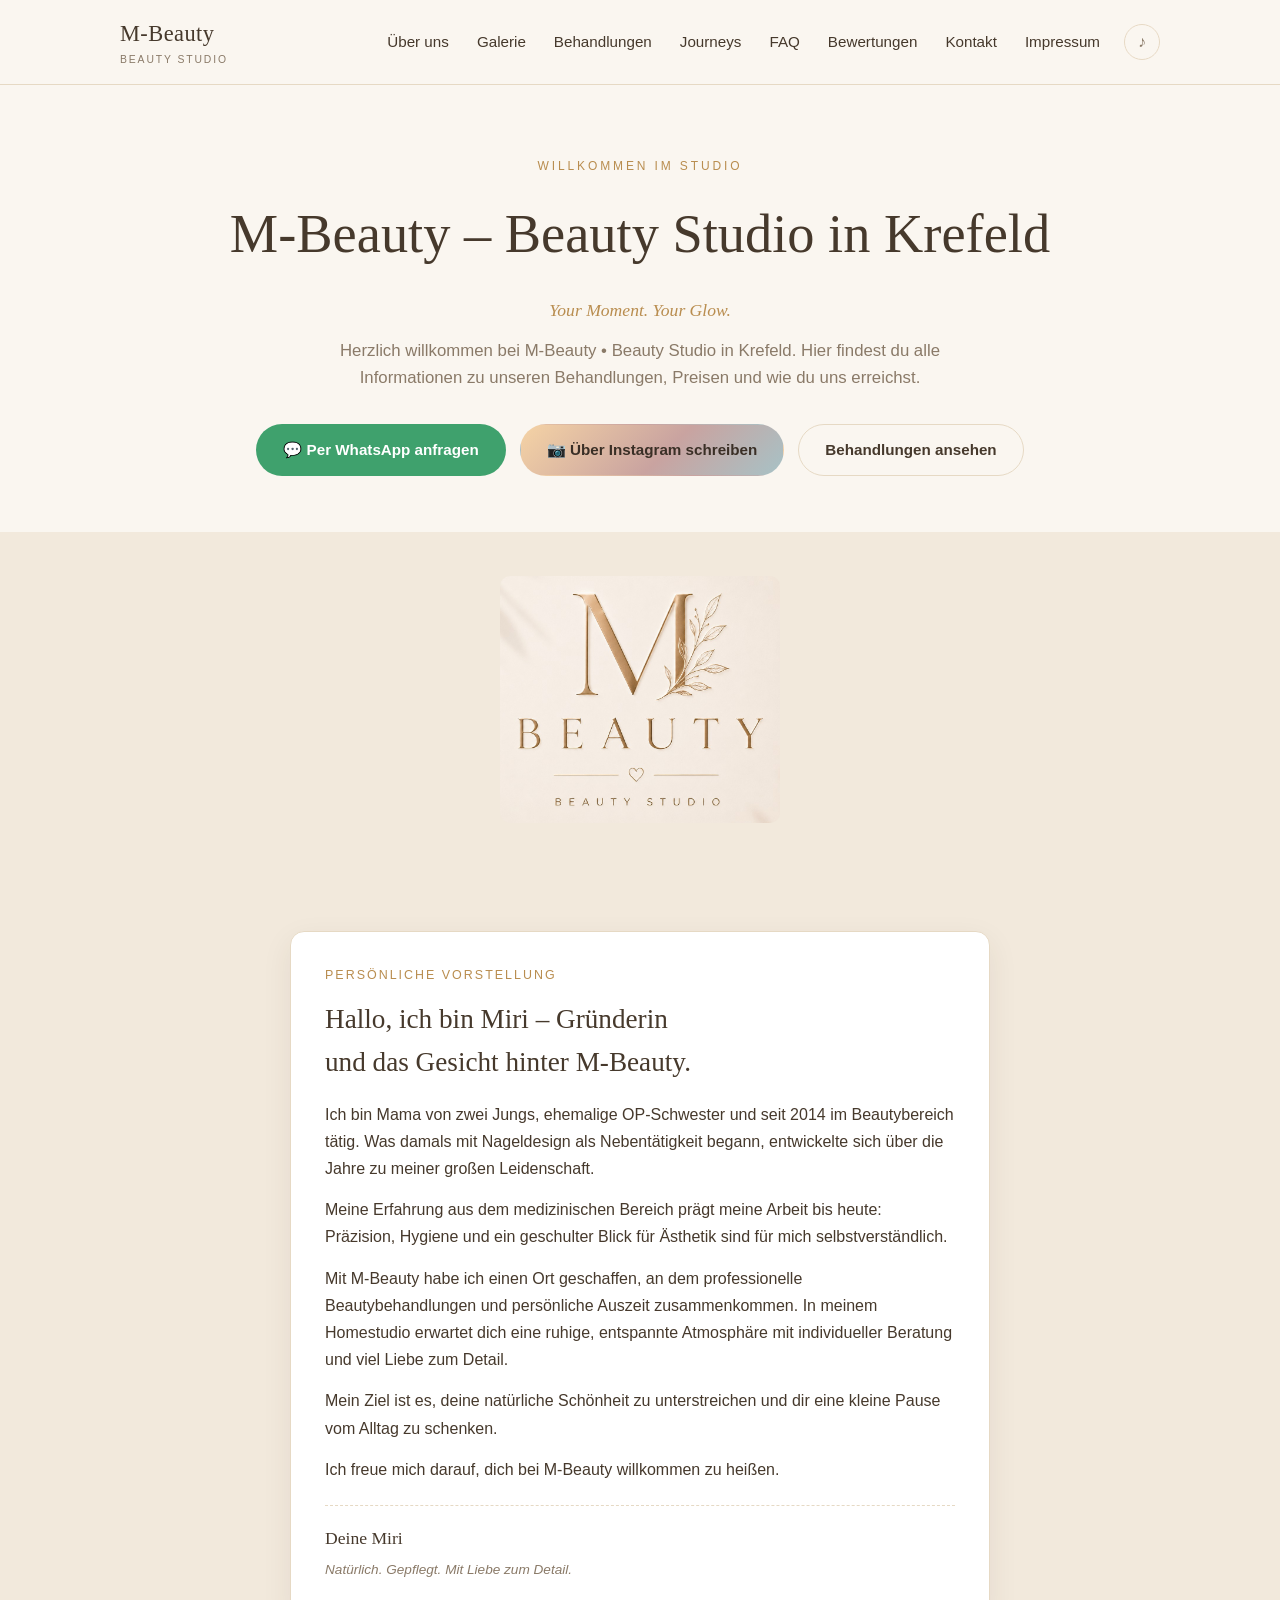
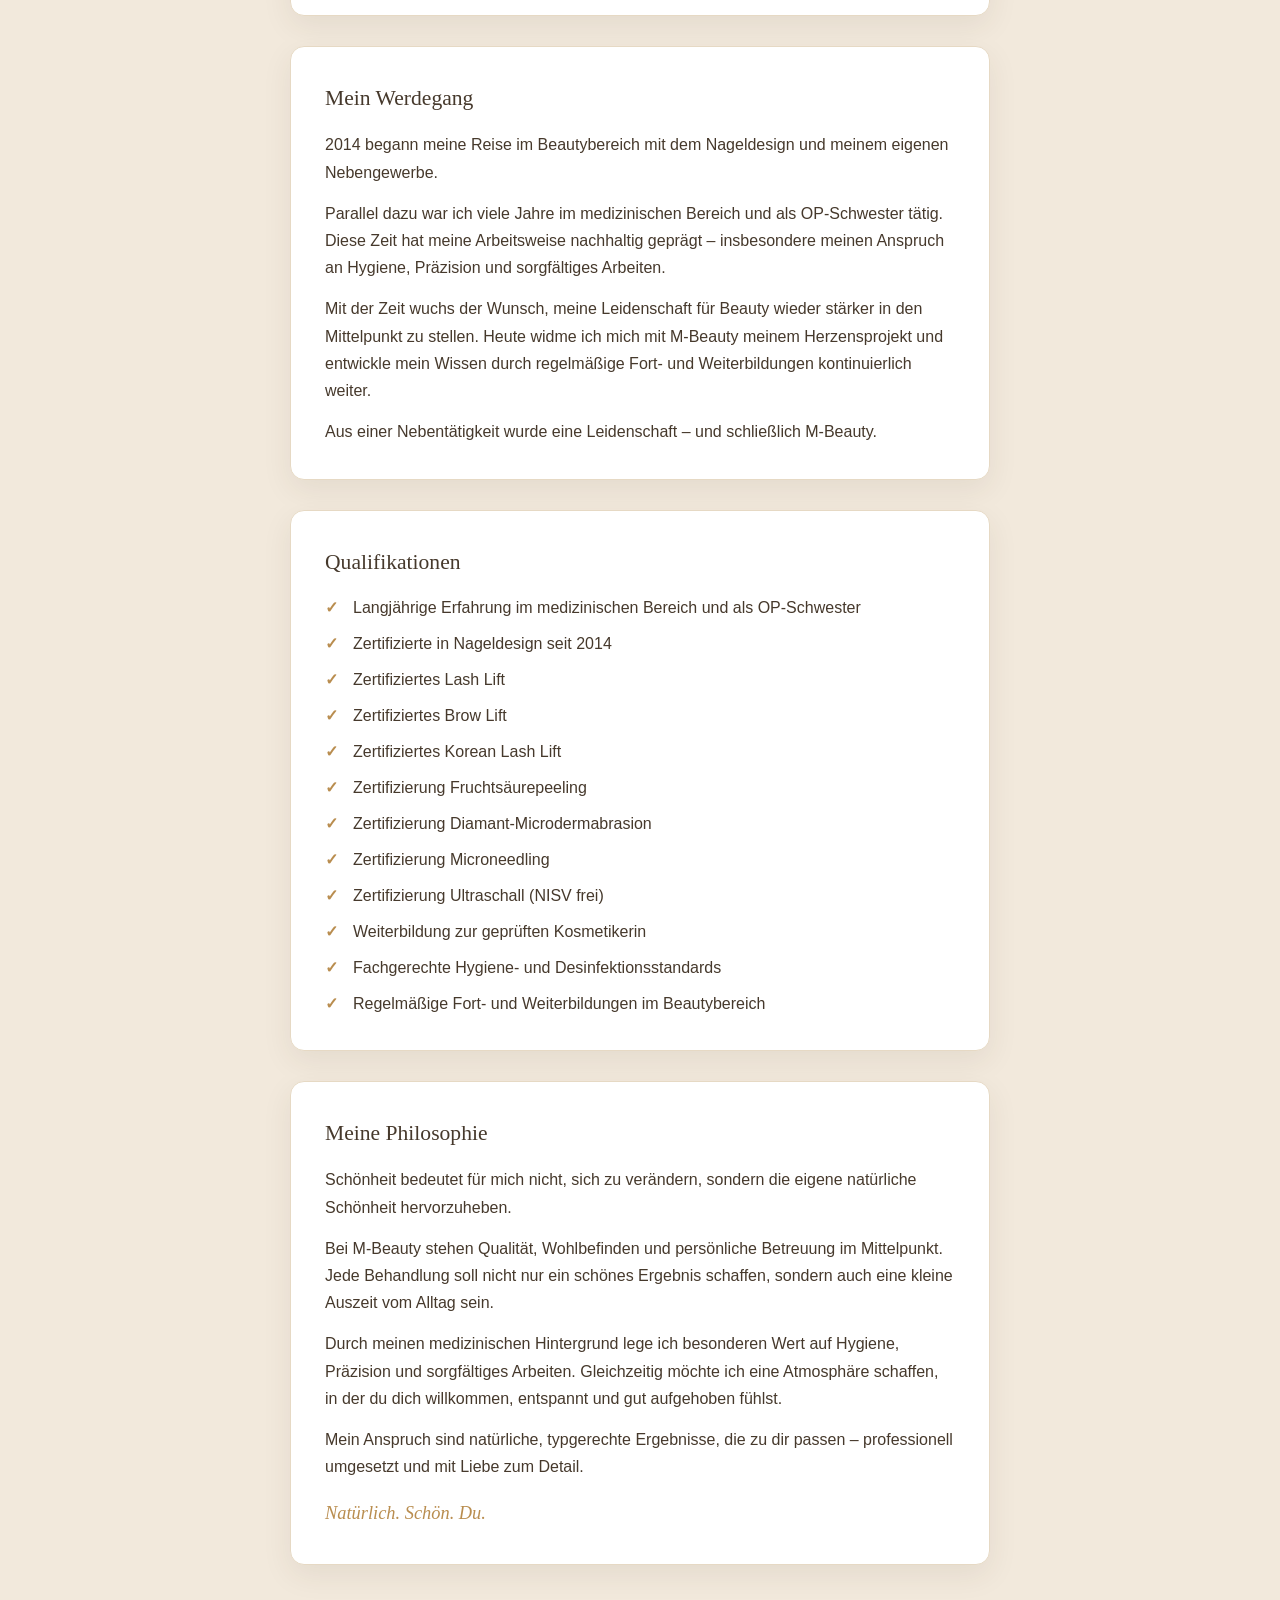
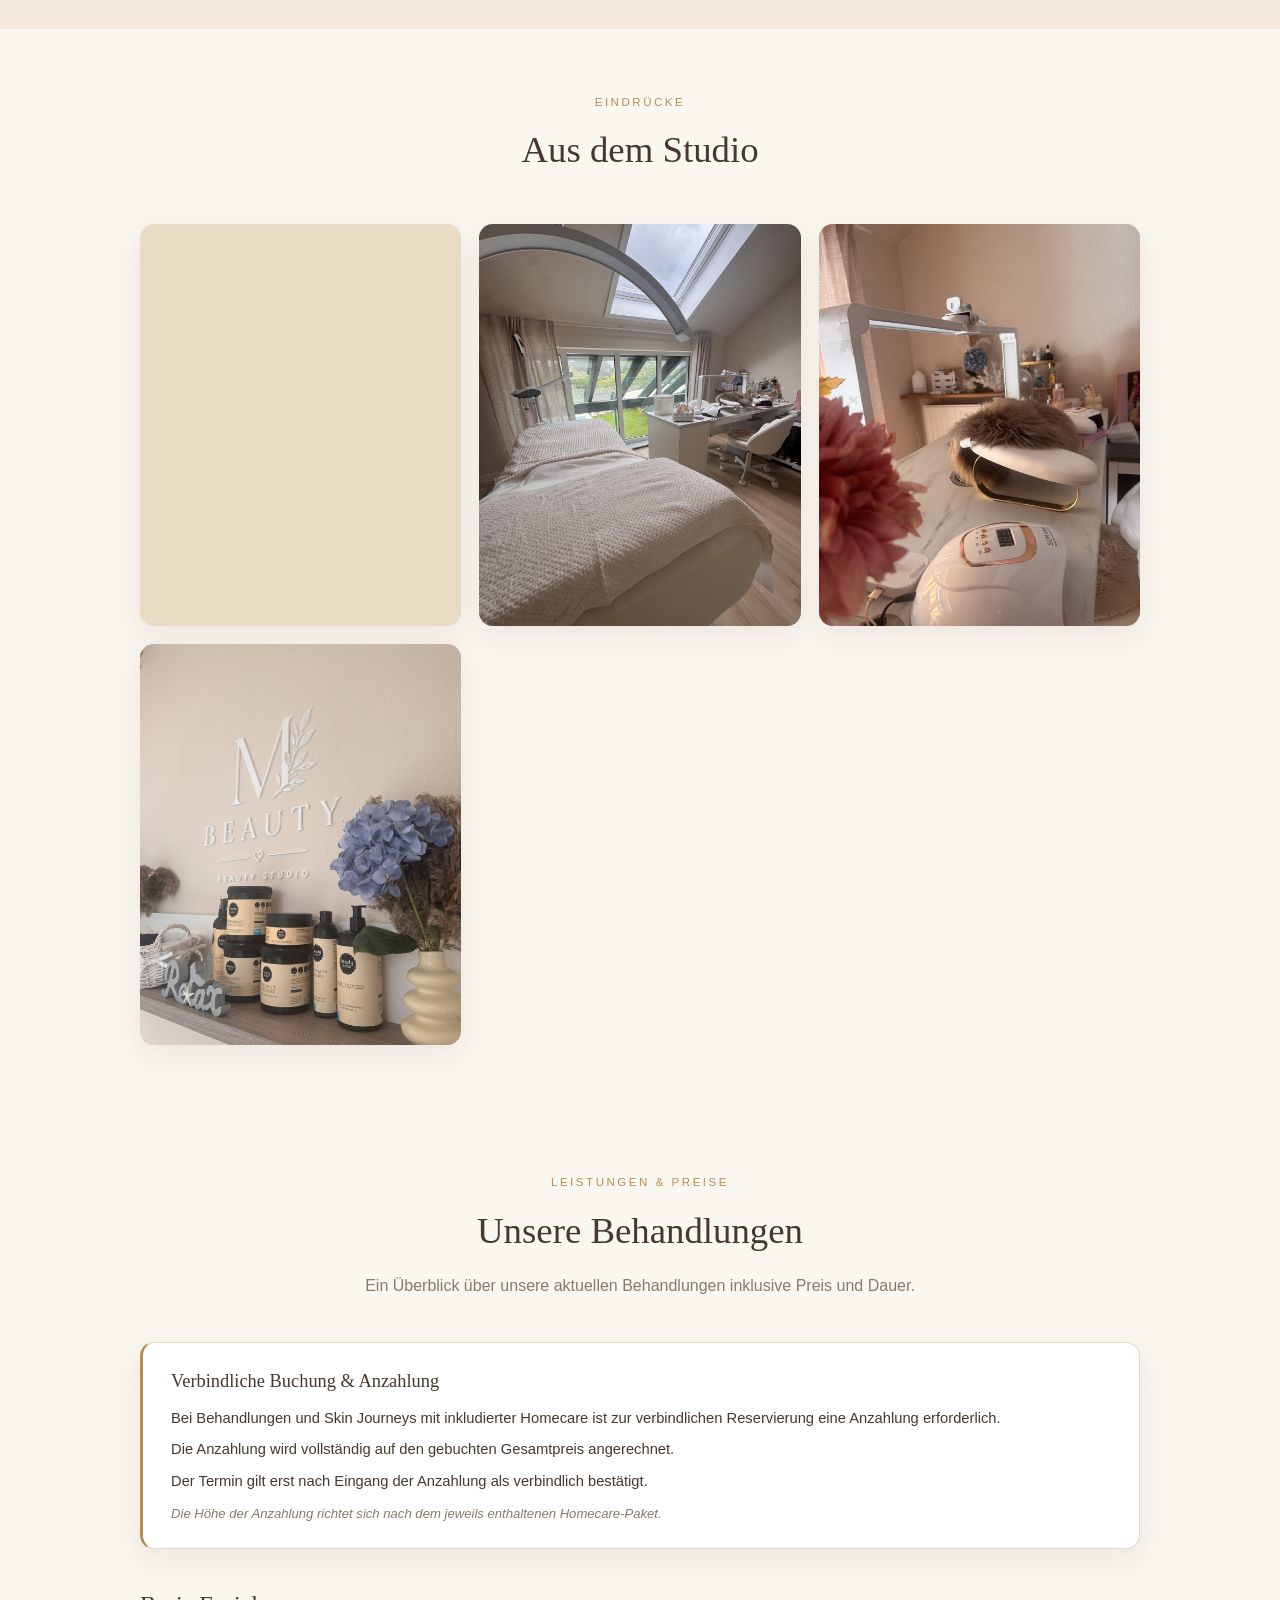
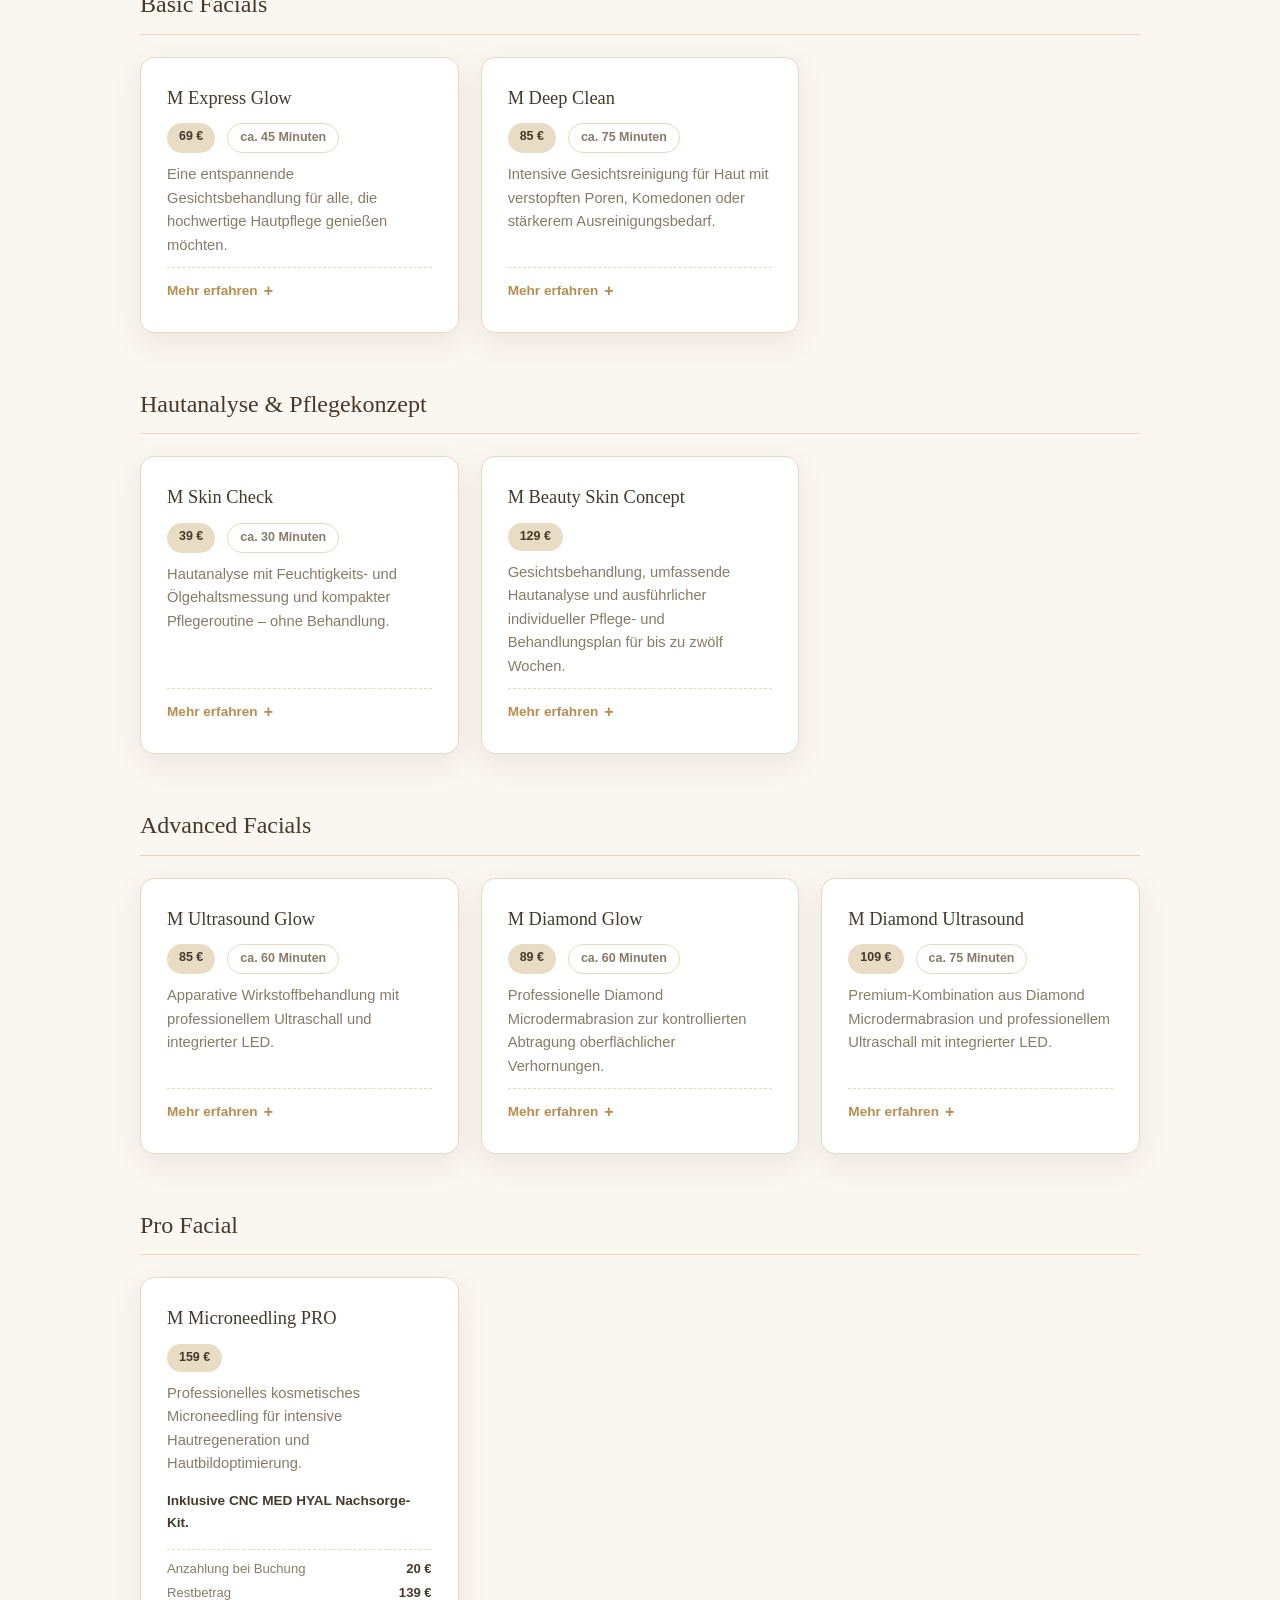
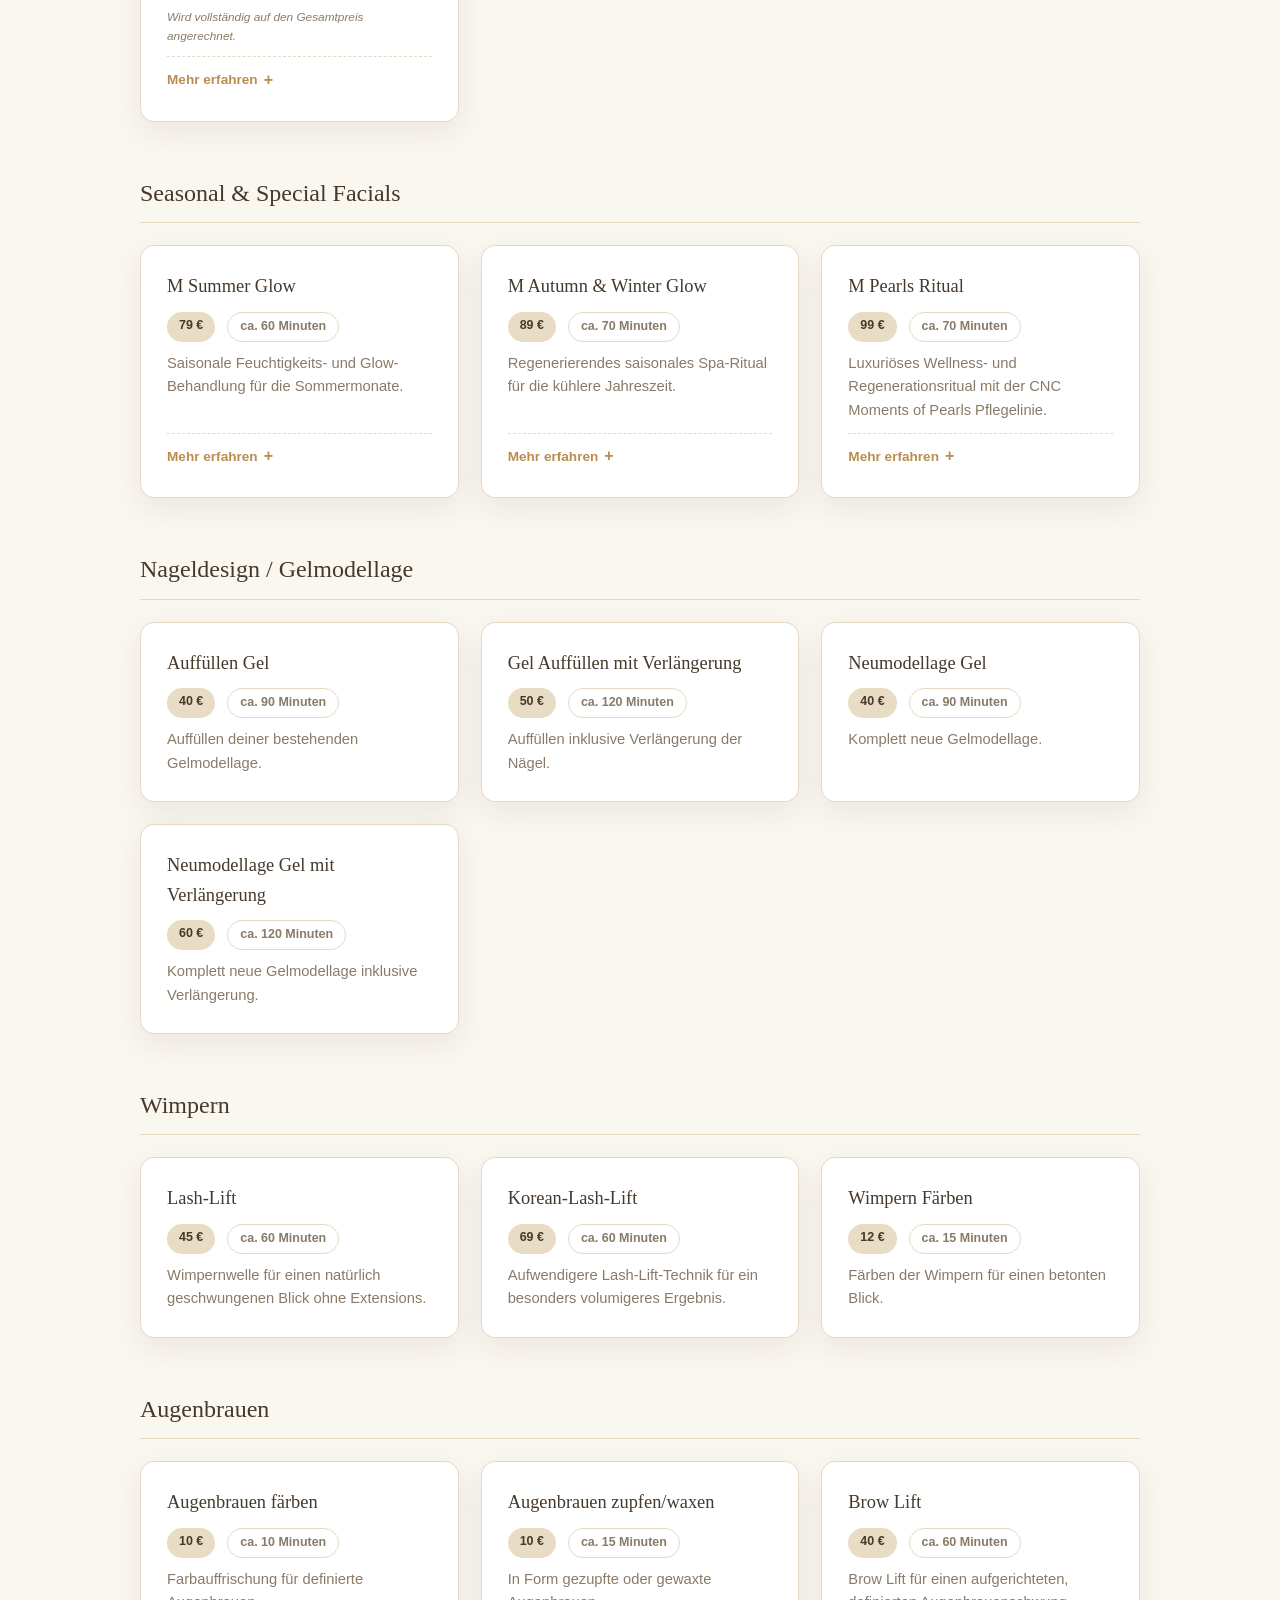
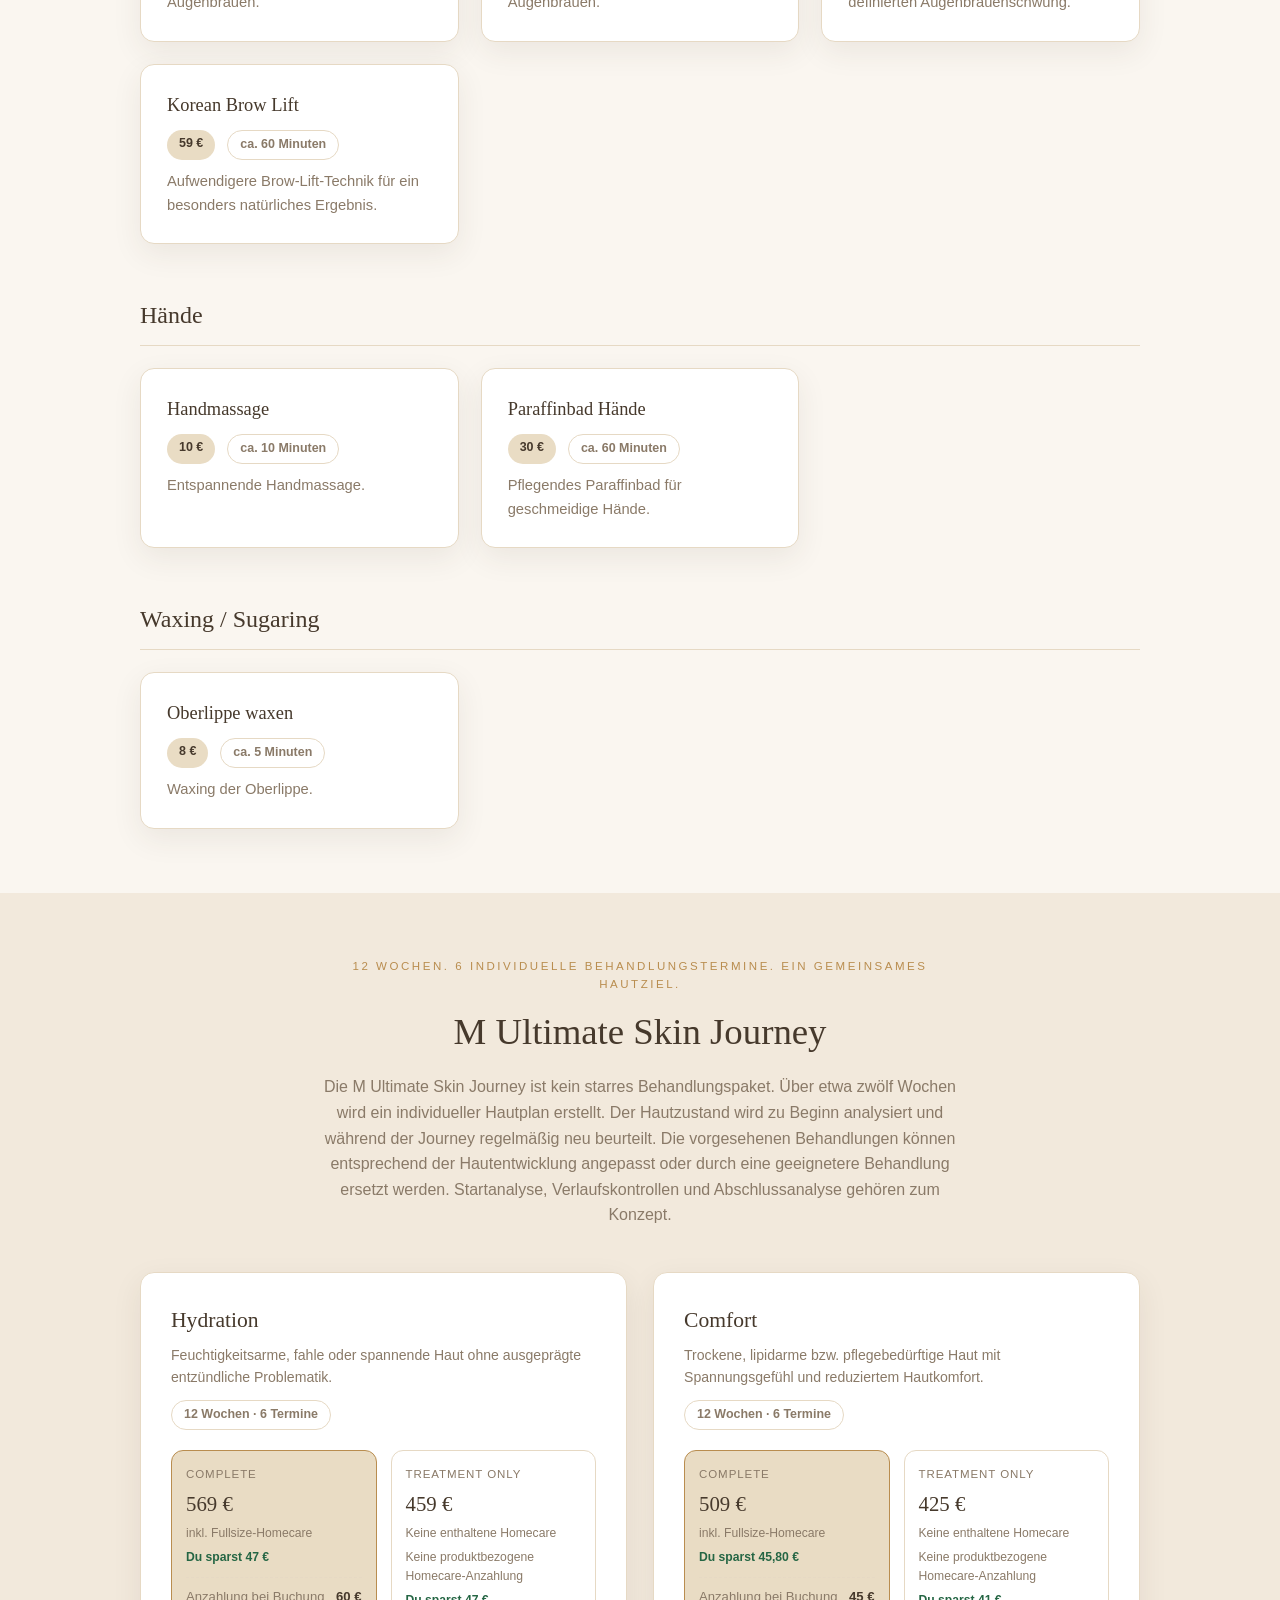
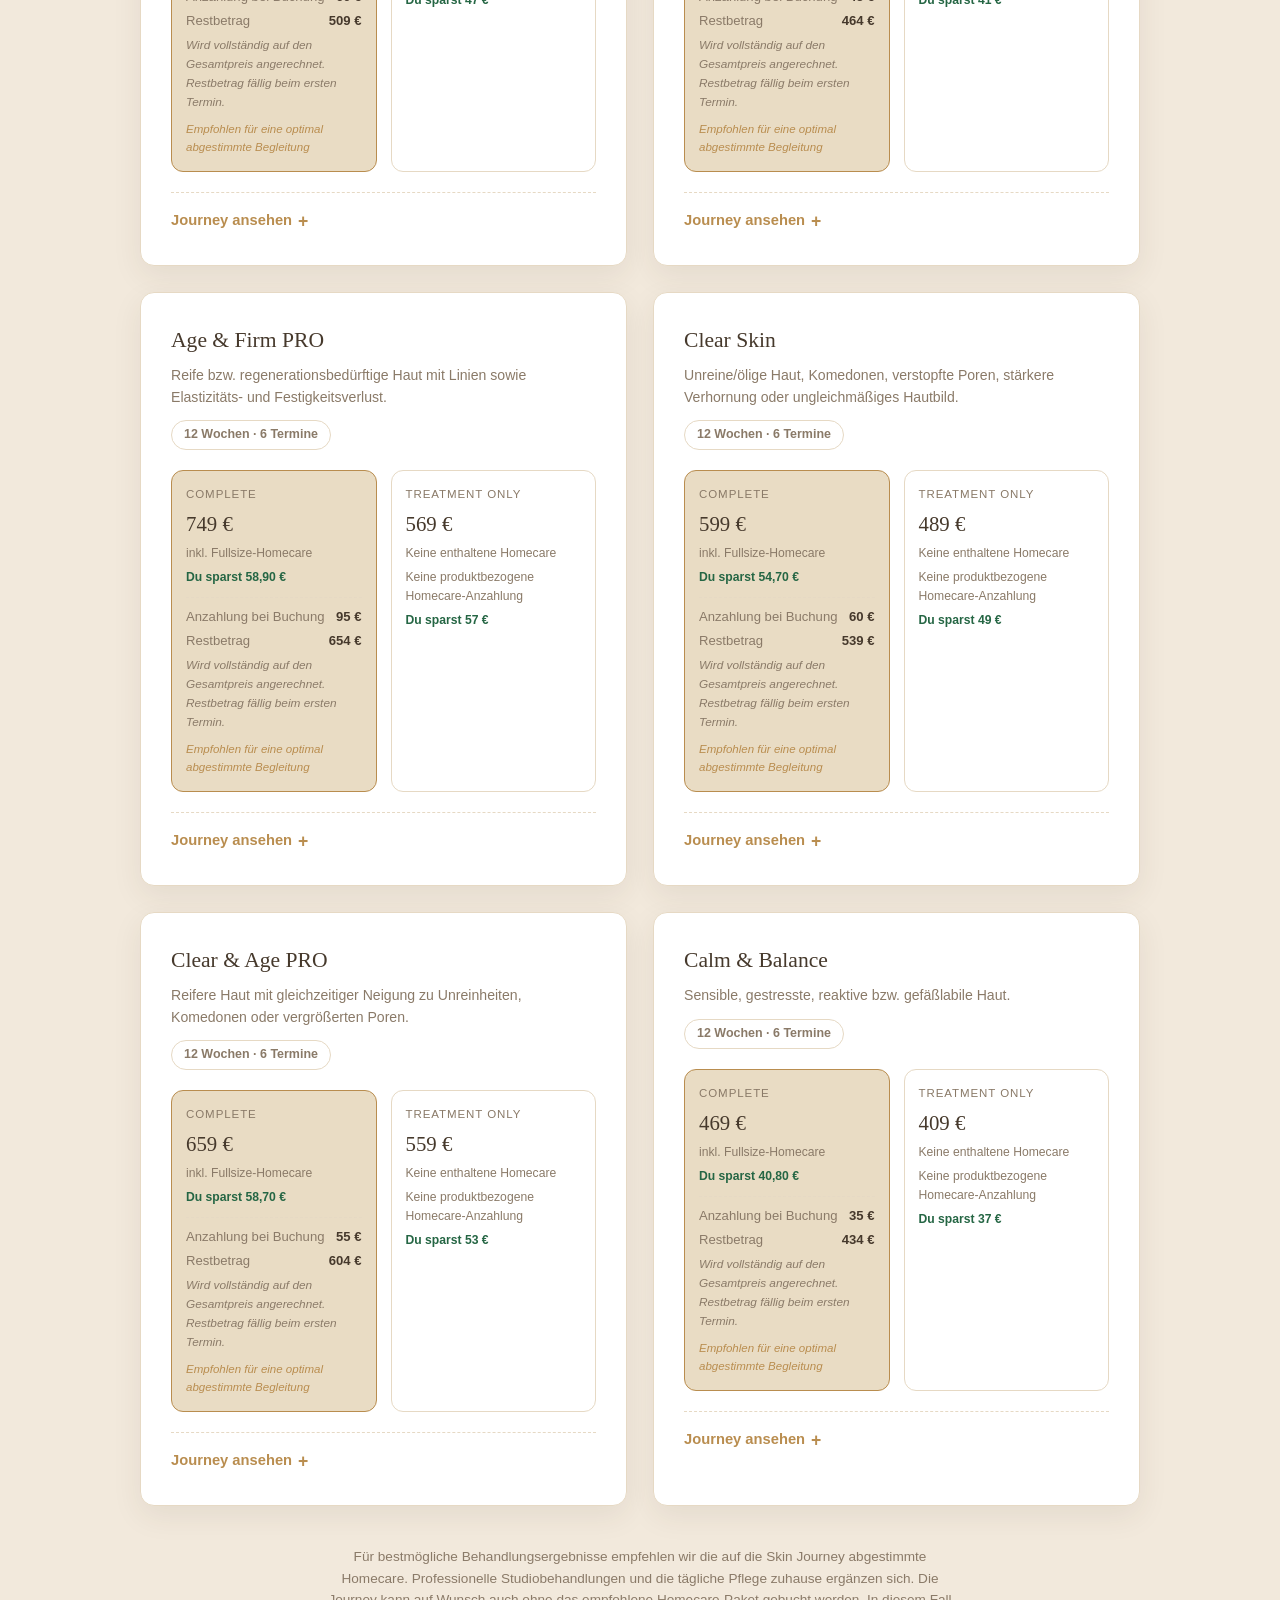
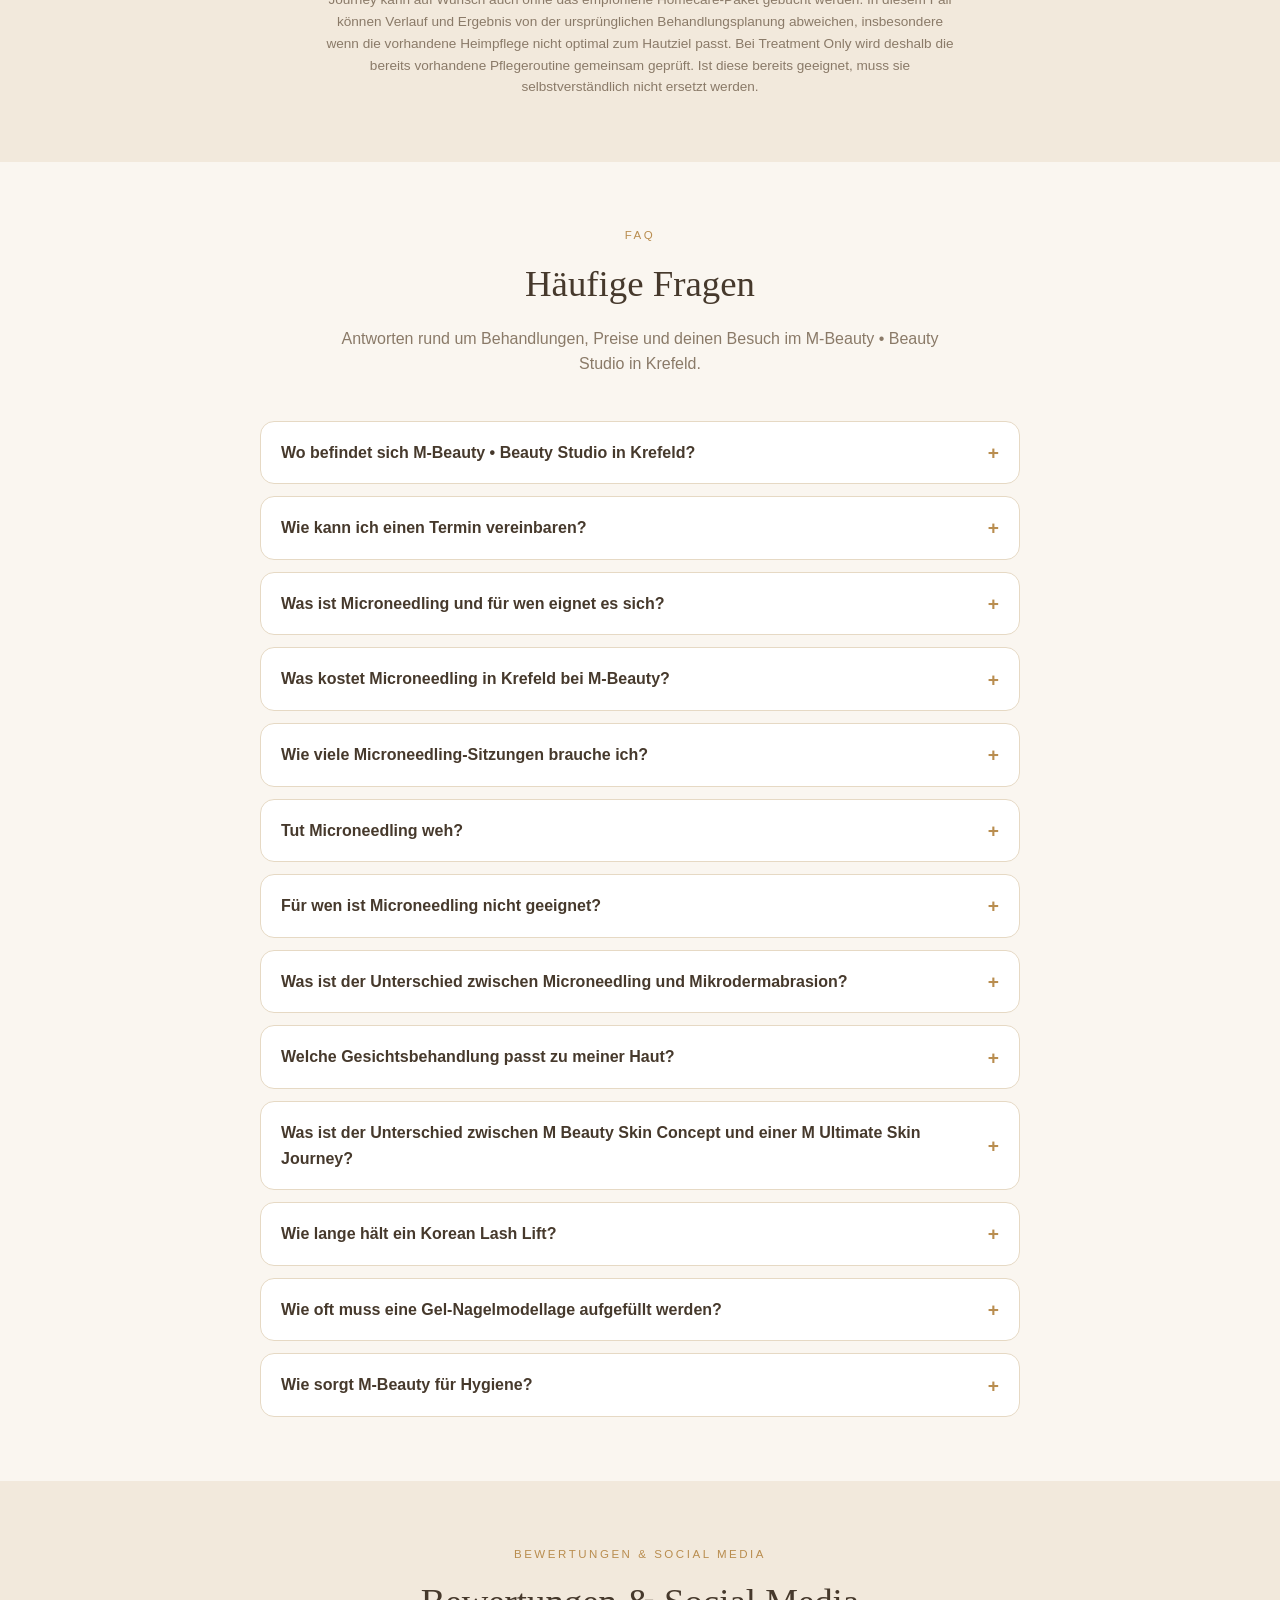
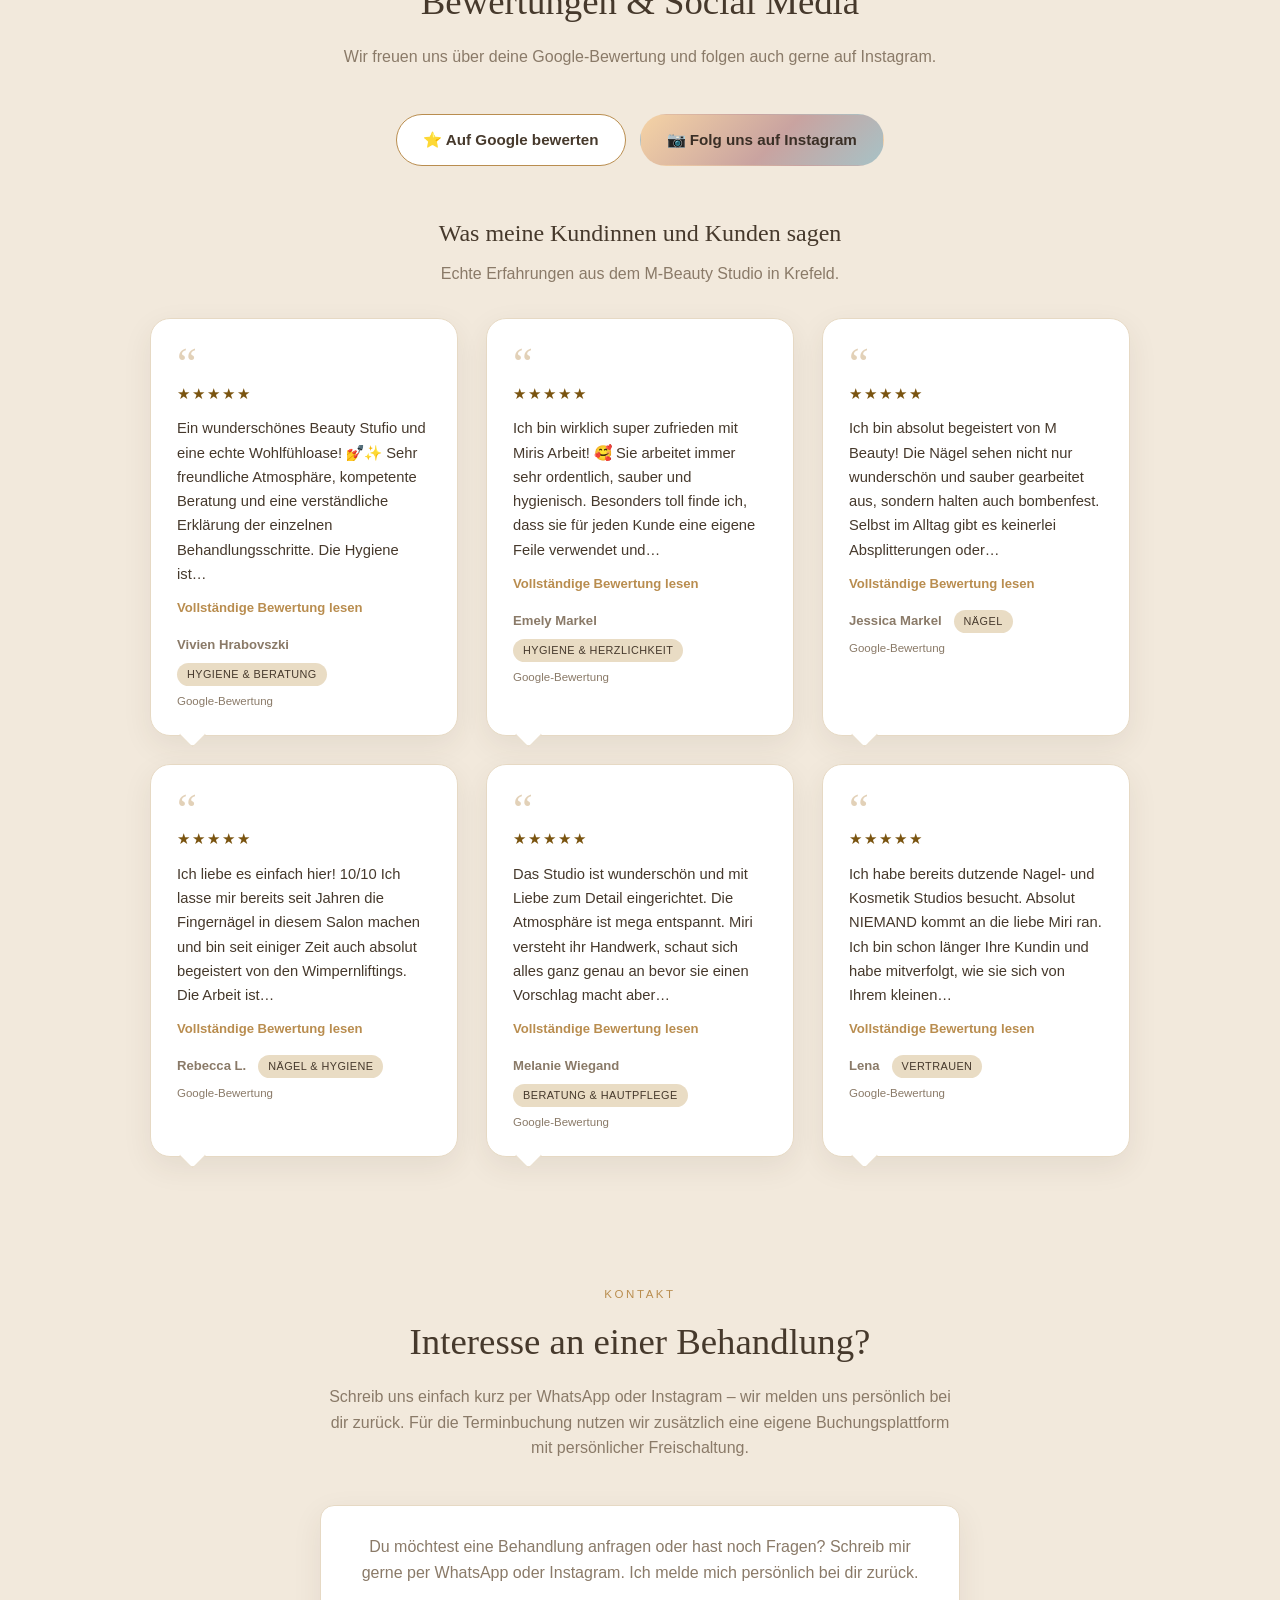
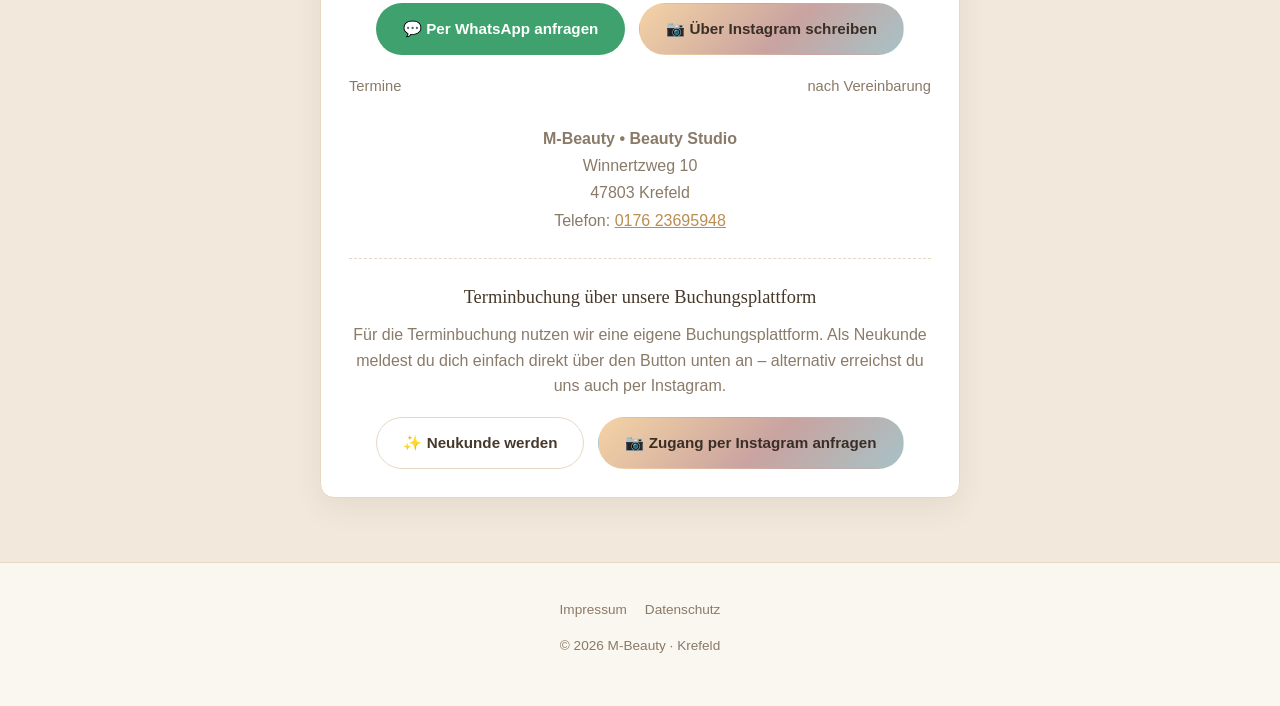
<file: website/index.html>
<!doctype html>
<html lang="de">
  <head>
    <meta charset="UTF-8" />
    <meta name="viewport" content="width=device-width, initial-scale=1" />
    <link
      rel="icon"
      href="data:image/svg+xml,%3Csvg xmlns='http://www.w3.org/2000/svg' viewBox='0 0 64 64'%3E%3Crect width='64' height='64' rx='14' fill='%23FAF6F0'/%3E%3Ctext x='32' y='45' font-family='Georgia,serif' font-size='36' text-anchor='middle' fill='%23B98D4F'%3EM%3C/text%3E%3C/svg%3E"
    />
    <title>M-Beauty • Beauty Studio – Kosmetikstudio in Krefeld</title>
    <meta
      name="description"
      content="Kosmetikstudio in Krefeld: Microneedling, Diamond Microdermabrasion, Facials mit Hautanalyse, Korean Lash Lift &amp; Gel-Nägel. Anfrage per WhatsApp."
    />
    <meta name="robots" content="index, follow" />
    <link rel="stylesheet" href="css/style.css" />
    <script type="application/ld+json">
      {
        "@context": "https://schema.org",
        "@type": "BeautySalon",
        "@id": "https://miriammelody-cyber.github.io/claude-code-action/#studio",
        "name": "M-Beauty • Beauty Studio",
        "description": "Kosmetik-Homestudio in Krefeld für apparative Kosmetik und Hautpflege: Microneedling, Diamond Microdermabrasion, individuelle Gesichtsbehandlungen mit Hautanalyse, Ultraschall-Wirkstoffbehandlungen, Korean Lash Lift, Brow Lift und Gel-Nagelmodellage.",
        "url": "https://miriammelody-cyber.github.io/claude-code-action/",
        "image": "https://miriammelody-cyber.github.io/claude-code-action/assets/logo-mbeauty.jpg",
        "logo": "https://miriammelody-cyber.github.io/claude-code-action/assets/logo-mbeauty.jpg",
        "telephone": "+49 176 23695948",
        "email": "infombeautysuite@gmail.com",
        "address": {
          "@type": "PostalAddress",
          "streetAddress": "Winnertzweg 10",
          "postalCode": "47803",
          "addressLocality": "Krefeld",
          "addressRegion": "Nordrhein-Westfalen",
          "addressCountry": "DE"
        },
        "founder": {
          "@type": "Person",
          "name": "Miriam Melody Hilgeland"
        },
        "areaServed": {
          "@type": "City",
          "name": "Krefeld"
        },
        "sameAs": ["https://www.instagram.com/mbeauty.krefeld/"],
        "hasOfferCatalog": {
          "@type": "OfferCatalog",
          "name": "Behandlungen",
          "itemListElement": [
            {
              "@type": "Offer",
              "price": "159.00",
              "priceCurrency": "EUR",
              "itemOffered": {
                "@type": "Service",
                "name": "M Microneedling PRO",
                "description": "Professionelles kosmetisches Microneedling für intensive Hautregeneration und Hautbildoptimierung, inklusive CNC MED HYAL Nachsorge-Kit."
              }
            },
            {
              "@type": "Offer",
              "price": "89.00",
              "priceCurrency": "EUR",
              "itemOffered": {
                "@type": "Service",
                "name": "M Diamond Glow",
                "description": "Diamond Microdermabrasion zur kontrollierten Abtragung oberflächlicher Verhornungen für ein glatteres, verfeinertes Hautbild."
              }
            },
            {
              "@type": "Offer",
              "price": "109.00",
              "priceCurrency": "EUR",
              "itemOffered": {
                "@type": "Service",
                "name": "M Diamond Ultrasound",
                "description": "Kombination aus Diamond Microdermabrasion und Ultraschall-Wirkstoffbehandlung."
              }
            },
            {
              "@type": "Offer",
              "price": "85.00",
              "priceCurrency": "EUR",
              "itemOffered": {
                "@type": "Service",
                "name": "M Ultrasound Glow",
                "description": "Apparative Wirkstoffbehandlung mit professionellem Ultraschall."
              }
            },
            {
              "@type": "Offer",
              "price": "69.00",
              "priceCurrency": "EUR",
              "itemOffered": {
                "@type": "Service",
                "name": "M Express Glow",
                "description": "Entspannende 45-minütige Gesichtsbehandlung mit sanfter Reinigung und individuell abgestimmter Pflegemaske."
              }
            },
            {
              "@type": "Offer",
              "price": "85.00",
              "priceCurrency": "EUR",
              "itemOffered": {
                "@type": "Service",
                "name": "M Deep Clean",
                "description": "Intensive Gesichtsreinigung mit sorgfältiger manueller Ausreinigung."
              }
            },
            {
              "@type": "Offer",
              "price": "39.00",
              "priceCurrency": "EUR",
              "itemOffered": {
                "@type": "Service",
                "name": "M Skin Check",
                "description": "Hautanalyse mit Feuchtigkeits- und Ölgehaltsmessung und kompakter Pflegeroutine, ohne Behandlung."
              }
            },
            {
              "@type": "Offer",
              "price": "129.00",
              "priceCurrency": "EUR",
              "itemOffered": {
                "@type": "Service",
                "name": "M Beauty Skin Concept",
                "description": "Gesichtsbehandlung, umfassende Hautanalyse und individueller Pflege- und Behandlungsplan für bis zu zwölf Wochen."
              }
            },
            {
              "@type": "Offer",
              "price": "69.00",
              "priceCurrency": "EUR",
              "itemOffered": {
                "@type": "Service",
                "name": "Korean Lash Lift",
                "description": "Lash-Lift-Technik für natürlich angehobene Wimpern ohne Extensions."
              }
            },
            {
              "@type": "Offer",
              "price": "45.00",
              "priceCurrency": "EUR",
              "itemOffered": {
                "@type": "Service",
                "name": "Lash Lift",
                "description": "Wimpernwelle für einen natürlich geschwungenen Blick ohne Extensions."
              }
            },
            {
              "@type": "Offer",
              "price": "40.00",
              "priceCurrency": "EUR",
              "itemOffered": {
                "@type": "Service",
                "name": "Brow Lift",
                "description": "Brow Lift für einen aufgerichteten, definierten Augenbrauenschwung."
              }
            },
            {
              "@type": "Offer",
              "price": "59.00",
              "priceCurrency": "EUR",
              "itemOffered": {
                "@type": "Service",
                "name": "Korean Brow Lift",
                "description": "Brow-Lift-Technik für ein besonders natürliches Ergebnis."
              }
            },
            {
              "@type": "Offer",
              "price": "40.00",
              "priceCurrency": "EUR",
              "itemOffered": {
                "@type": "Service",
                "name": "Neumodellage Gel",
                "description": "Komplett neue Gel-Nagelmodellage."
              }
            },
            {
              "@type": "Offer",
              "price": "40.00",
              "priceCurrency": "EUR",
              "itemOffered": {
                "@type": "Service",
                "name": "Auffüllen Gel",
                "description": "Auffüllen einer bestehenden Gelmodellage."
              }
            }
          ]
        }
      }
    </script>
    <script type="application/ld+json">
      {
        "@context": "https://schema.org",
        "@type": "FAQPage",
        "mainEntity": [
          {
            "@type": "Question",
            "name": "Wo befindet sich M-Beauty • Beauty Studio in Krefeld?",
            "acceptedAnswer": {
              "@type": "Answer",
              "text": "M-Beauty • Beauty Studio ist ein Kosmetik-Homestudio im Winnertzweg 10, 47803 Krefeld. Behandlungen finden nach vorheriger Terminvereinbarung statt."
            }
          },
          {
            "@type": "Question",
            "name": "Wie kann ich einen Termin vereinbaren?",
            "acceptedAnswer": {
              "@type": "Answer",
              "text": "Schreib mir am einfachsten per WhatsApp oder Instagram – ich melde mich persönlich bei dir zurück. Für die Terminbuchung nutzen wir zusätzlich eine eigene Buchungsplattform, deren Zugang ich auf Anfrage individuell freischalte. Bei Behandlungen und Skin Journeys mit inkludierter Homecare ist zur verbindlichen Reservierung eine Anzahlung erforderlich, die vollständig auf den Gesamtpreis angerechnet wird."
            }
          },
          {
            "@type": "Question",
            "name": "Was ist Microneedling und für wen eignet es sich?",
            "acceptedAnswer": {
              "@type": "Answer",
              "text": "Beim Microneedling entstehen mit feinsten, sterilen Nadeln winzige Mikrokanäle in der Haut. Das unterstützt die hauteigene Erneuerung und hilft Wirkstoffen, tiefer einzuziehen. Viele Kundinnen wünschen sich die Behandlung bei feinen Linien, großen Poren, fahler Haut oder einem unebenen Hautbild. Ob Microneedling zu deiner Haut passt, klären wir vorab in der Hautanalyse."
            }
          },
          {
            "@type": "Question",
            "name": "Was kostet Microneedling in Krefeld bei M-Beauty?",
            "acceptedAnswer": {
              "@type": "Answer",
              "text": "Eine Einzelbehandlung M Microneedling PRO kostet 159 € – inklusive eines kleinen CNC MED HYAL Nachsorge-Kits für zuhause. Für intensivere Behandlungskonzepte gibt es die 3er-Kur für 449 € und die 6er-Kur für 849 €, jeweils mit abgestimmter MED HYAL Homecare."
            }
          },
          {
            "@type": "Question",
            "name": "Wie viele Microneedling-Sitzungen brauche ich?",
            "acceptedAnswer": {
              "@type": "Answer",
              "text": "Das Ergebnis baut sich in der Regel über mehrere Sitzungen auf. Anzahl und Abstände plane ich individuell anhand deines Hautzustands und deines Behandlungsziels."
            }
          },
          {
            "@type": "Question",
            "name": "Tut Microneedling weh?",
            "acceptedAnswer": {
              "@type": "Answer",
              "text": "Das Empfinden ist individuell. Die meisten Kundinnen beschreiben ein Kribbeln oder leichtes Pieksen. Direkt nach der Behandlung ist die Haut meist gerötet; das klingt in der Regel innerhalb kurzer Zeit ab. Du bekommst von mir persönliche Nachpflege-Empfehlungen."
            }
          },
          {
            "@type": "Question",
            "name": "Für wen ist Microneedling nicht geeignet?",
            "acceptedAnswer": {
              "@type": "Answer",
              "text": "Unter anderem in der Schwangerschaft, bei akuten Entzündungen oder Hauterkrankungen im Behandlungsbereich und bei bestimmten Medikamenten wird nicht behandelt. Deshalb füllst du vor der ersten Behandlung einen Anamnesebogen aus, und wir besprechen gemeinsam, ob die Behandlung für dich in Frage kommt."
            }
          },
          {
            "@type": "Question",
            "name": "Was ist der Unterschied zwischen Microneedling und Mikrodermabrasion?",
            "acceptedAnswer": {
              "@type": "Answer",
              "text": "Bei der Diamond Microdermabrasion (M Diamond Glow) werden oberflächliche Verhornungen kontrolliert mit Diamantaufsätzen abgetragen – für ein glatteres, verfeinertes und frischer wirkendes Hautbild. Microneedling (M Microneedling PRO) arbeitet mit feinen Nadeln und unterstützt die Hautregeneration intensiver; danach braucht die Haut etwas Ruhe. Welche Methode besser zu deinem Hautziel passt, besprechen wir in der Hautanalyse."
            }
          },
          {
            "@type": "Question",
            "name": "Welche Gesichtsbehandlung passt zu meiner Haut?",
            "acceptedAnswer": {
              "@type": "Answer",
              "text": "Jede Gesichtsbehandlung beginnt mit einer Hautanalyse: Ich messe Feuchtigkeit und Fettgehalt deiner Haut digital und beurteile sie zusätzlich durch genaues Ansehen und Ertasten. Je nach Hautziel passt zum Beispiel das M Express Glow für Pflege und Feuchtigkeit, M Deep Clean bei verstopften Poren, M Ultrasound Glow für eine intensive Wirkstoffversorgung oder M Diamond Glow für ein verfeinertes Hautbild. Für längerfristige Hautziele gibt es die M Ultimate Skin Journeys über etwa 12 Wochen."
            }
          },
          {
            "@type": "Question",
            "name": "Was ist der Unterschied zwischen M Beauty Skin Concept und einer M Ultimate Skin Journey?",
            "acceptedAnswer": {
              "@type": "Answer",
              "text": "Beim M Beauty Skin Concept (129 €) bekommst du einen ausführlichen Ersttermin mit Hautanalyse, Behandlung nach Hautbedarf und einem individuellen Pflege- und Behandlungsplan für bis zu zwölf Wochen. Die weiteren Termine aus diesem Plan werden danach flexibel nach deinem Wunsch und Budget gebucht und jeweils einzeln bezahlt. Eine M Ultimate Skin Journey ist dagegen ein festes 12-Wochen-Programm mit sechs enthaltenen Behandlungsterminen zum vorher vereinbarten Gesamtpreis – mit Anzahlung bei Buchung und Restzahlung beim ersten Termin."
            }
          },
          {
            "@type": "Question",
            "name": "Wie lange hält ein Korean Lash Lift?",
            "acceptedAnswer": {
              "@type": "Answer",
              "text": "Je nach Wimpernzyklus hält das Ergebnis meist 6–8 Wochen. Beim Korean Lash Lift werden deine eigenen Wimpern ab dem Ansatz sanft angehoben – ganz ohne Extensions. Auf Wunsch kombinierbar mit Wimpernfärben. Bei empfindlichen Augen oder beim ersten Lash Lift ist vorab ein Verträglichkeitstest möglich."
            }
          },
          {
            "@type": "Question",
            "name": "Wie oft muss eine Gel-Nagelmodellage aufgefüllt werden?",
            "acceptedAnswer": {
              "@type": "Answer",
              "text": "Meist nach etwa 3–4 Wochen, abhängig von deinem Nagelwachstum. Ich biete Neumodellage und Auffüllen an, jeweils auch mit Verlängerung."
            }
          },
          {
            "@type": "Question",
            "name": "Wie sorgt M-Beauty für Hygiene?",
            "acceptedAnswer": {
              "@type": "Answer",
              "text": "Durch meine langjährige Erfahrung als OP-Schwester haben Hygiene und Präzision für mich höchste Priorität. Wiederverwendbare Instrumente werden nach jeder Kundin aufbereitet und – wo erforderlich – im Klasse-B-Autoklav sterilisiert. Beim Microneedling verwende ich ausschließlich sterile Einweg-Nadelmodule. Handtücher, Decken und Liegenauflagen werden nach jeder Kundin gewechselt, Liege und Oberflächen desinfiziert."
            }
          }
        ]
      }
    </script>
  </head>
  <body>
    <header class="site-header">
      <nav class="nav container">
        <a href="#top" class="brand">
          <span data-studio-name>M-Beauty</span>
          <span class="brand-slogan" data-studio-slogan>Beauty Studio</span>
        </a>
        <div class="nav-right">
          <ul class="nav-links" data-nav-links>
            <li><a href="#ueber-uns">Über uns</a></li>
            <li data-gallery-nav-item hidden><a href="#galerie">Galerie</a></li>
            <li><a href="#behandlungen">Behandlungen</a></li>
            <li data-journeys-nav-item hidden>
              <a href="#journeys">Journeys</a>
            </li>
            <li><a href="#faq">FAQ</a></li>
            <li data-social-nav-item hidden>
              <a href="#bewertungen">Bewertungen</a>
            </li>
            <li><a href="#kontakt">Kontakt</a></li>
            <li><a href="impressum.html">Impressum</a></li>
          </ul>
          <div class="nav-controls">
            <button
              class="music-toggle"
              data-music-toggle
              hidden
              aria-pressed="false"
              aria-label="Musik abspielen"
            >
              <span class="music-icon" aria-hidden="true">♪</span>
            </button>
            <button
              class="nav-toggle"
              data-nav-toggle
              aria-label="Menü öffnen"
              aria-expanded="false"
            >
              ☰
            </button>
          </div>
        </div>
      </nav>
      <audio data-music-player loop preload="none"></audio>
    </header>

    <main id="top">
      <!-- Hero -->
      <section class="hero container">
        <div class="hero-eyebrow">Willkommen im Studio</div>
        <h1>
          <span data-studio-name>M-Beauty</span> – Beauty Studio in
          <span data-city>Krefeld</span>
        </h1>
        <p class="hero-tagline" data-studio-tagline hidden></p>
        <p data-hero-text>
          Herzlich willkommen bei M-Beauty • Beauty Studio in Krefeld.
        </p>
        <div class="hero-actions">
          <a class="btn btn-whatsapp" data-whatsapp-link href="#" hidden
            >💬 Per WhatsApp anfragen</a
          >
          <a
            class="btn btn-instagram"
            data-instagram-link
            href="#"
            target="_blank"
            rel="noopener"
            hidden
            >📷 Über Instagram schreiben</a
          >
          <a class="btn btn-outline" href="#behandlungen"
            >Behandlungen ansehen</a
          >
        </div>
      </section>

      <!-- Logo-Band -->
      <div class="logo-band">
        <img
          class="logo-band-img"
          src="assets/logo-mbeauty.jpg"
          alt="M-Beauty • Beauty Studio Logo"
          loading="lazy"
        />
      </div>

      <!-- Über mich -->
      <section id="ueber-uns" class="section-alt">
        <div class="container">
          <div class="about-content">
            <div class="about-block about-block-intro" data-reveal>
              <div class="about-role">Persönliche Vorstellung</div>
              <h2 data-about-intro-heading>Hallo, ich bin Miri</h2>
              <div data-about-intro-paragraphs></div>
              <p class="about-signature">
                <span data-about-signature>Deine Miri</span>
                <em data-about-tagline></em>
              </p>
            </div>

            <div class="about-block" data-reveal>
              <h3 data-about-werdegang-heading>Mein Werdegang</h3>
              <div data-about-werdegang-paragraphs></div>
            </div>

            <div class="about-block" data-reveal>
              <h3 data-about-qualifications-heading>Qualifikationen</h3>
              <ul class="qualifications-list" data-about-qualifications></ul>
            </div>

            <div class="about-block" data-reveal>
              <h3 data-about-philosophy-heading>Meine Philosophie</h3>
              <div data-about-philosophy-paragraphs></div>
              <p
                class="about-tagline-closing"
                data-about-philosophy-tagline
              ></p>
            </div>
          </div>
        </div>
      </section>

      <!-- Galerie -->
      <section id="galerie" data-gallery-section hidden>
        <div class="container">
          <div class="section-header">
            <div class="section-eyebrow">Eindrücke</div>
            <h2>Aus dem Studio</h2>
          </div>
          <div class="gallery-grid" data-gallery-grid></div>
        </div>
      </section>

      <!-- Behandlungen -->
      <section id="behandlungen">
        <div class="container">
          <div class="section-header">
            <div class="section-eyebrow">Leistungen &amp; Preise</div>
            <h2>Unsere Behandlungen</h2>
            <p>
              Ein Überblick über unsere aktuellen Behandlungen inklusive Preis
              und Dauer.
            </p>
          </div>
          <div class="deposit-policy" data-deposit-policy hidden>
            <h3 data-deposit-policy-heading></h3>
            <div data-deposit-policy-text></div>
            <p class="deposit-policy-note" data-deposit-policy-note></p>
          </div>
          <div data-treatment-categories></div>
        </div>
      </section>

      <!-- M Ultimate Skin Journeys -->
      <section id="journeys" class="section-alt" data-journeys-section hidden>
        <div class="container">
          <div class="section-header">
            <div class="section-eyebrow" data-journeys-subheading></div>
            <h2 data-journeys-heading>M Ultimate Skin Journey</h2>
            <p data-journeys-intro></p>
          </div>
          <div class="journey-grid" data-journeys-grid></div>
          <p
            class="journeys-homecare-hinweis"
            data-journeys-homecare-hinweis
          ></p>
        </div>
      </section>

      <!-- Häufige Fragen (statisch, damit Suchmaschinen und KI-Systeme sie ohne JavaScript lesen können) -->
      <section id="faq">
        <div class="container">
          <div class="section-header">
            <div class="section-eyebrow">FAQ</div>
            <h2>Häufige Fragen</h2>
            <p>
              Antworten rund um Behandlungen, Preise und deinen Besuch im
              M-Beauty • Beauty Studio in Krefeld.
            </p>
          </div>
          <div class="faq-list">
            <details class="faq-item">
              <summary>
                Wo befindet sich M-Beauty • Beauty Studio in Krefeld?
              </summary>
              <p>
                M-Beauty • Beauty Studio ist ein Kosmetik-Homestudio im
                Winnertzweg 10, 47803 Krefeld. Behandlungen finden nach
                vorheriger Terminvereinbarung statt.
              </p>
            </details>
            <details class="faq-item">
              <summary>Wie kann ich einen Termin vereinbaren?</summary>
              <p>
                Schreib mir am einfachsten per WhatsApp oder Instagram – ich
                melde mich persönlich bei dir zurück. Für die Terminbuchung
                nutzen wir zusätzlich eine eigene Buchungsplattform, deren
                Zugang ich auf Anfrage individuell freischalte. Bei Behandlungen
                und Skin Journeys mit inkludierter Homecare ist zur
                verbindlichen Reservierung eine Anzahlung erforderlich, die
                vollständig auf den Gesamtpreis angerechnet wird.
              </p>
            </details>
            <details class="faq-item">
              <summary>
                Was ist Microneedling und für wen eignet es sich?
              </summary>
              <p>
                Beim Microneedling entstehen mit feinsten, sterilen Nadeln
                winzige Mikrokanäle in der Haut. Das unterstützt die hauteigene
                Erneuerung und hilft Wirkstoffen, tiefer einzuziehen. Viele
                Kundinnen wünschen sich die Behandlung bei feinen Linien, großen
                Poren, fahler Haut oder einem unebenen Hautbild. Ob
                Microneedling zu deiner Haut passt, klären wir vorab in der
                Hautanalyse.
              </p>
            </details>
            <details class="faq-item">
              <summary>
                Was kostet Microneedling in Krefeld bei M-Beauty?
              </summary>
              <p>
                Eine Einzelbehandlung M Microneedling PRO kostet 159 € –
                inklusive eines kleinen CNC MED HYAL Nachsorge-Kits für zuhause.
                Für intensivere Behandlungskonzepte gibt es die 3er-Kur für 449
                € und die 6er-Kur für 849 €, jeweils mit abgestimmter MED HYAL
                Homecare.
              </p>
            </details>
            <details class="faq-item">
              <summary>Wie viele Microneedling-Sitzungen brauche ich?</summary>
              <p>
                Das Ergebnis baut sich in der Regel über mehrere Sitzungen auf.
                Anzahl und Abstände plane ich individuell anhand deines
                Hautzustands und deines Behandlungsziels.
              </p>
            </details>
            <details class="faq-item">
              <summary>Tut Microneedling weh?</summary>
              <p>
                Das Empfinden ist individuell. Die meisten Kundinnen beschreiben
                ein Kribbeln oder leichtes Pieksen. Direkt nach der Behandlung
                ist die Haut meist gerötet; das klingt in der Regel innerhalb
                kurzer Zeit ab. Du bekommst von mir persönliche
                Nachpflege-Empfehlungen.
              </p>
            </details>
            <details class="faq-item">
              <summary>Für wen ist Microneedling nicht geeignet?</summary>
              <p>
                Unter anderem in der Schwangerschaft, bei akuten Entzündungen
                oder Hauterkrankungen im Behandlungsbereich und bei bestimmten
                Medikamenten wird nicht behandelt. Deshalb füllst du vor der
                ersten Behandlung einen Anamnesebogen aus, und wir besprechen
                gemeinsam, ob die Behandlung für dich in Frage kommt.
              </p>
            </details>
            <details class="faq-item">
              <summary>
                Was ist der Unterschied zwischen Microneedling und
                Mikrodermabrasion?
              </summary>
              <p>
                Bei der Diamond Microdermabrasion (M Diamond Glow) werden
                oberflächliche Verhornungen kontrolliert mit Diamantaufsätzen
                abgetragen – für ein glatteres, verfeinertes und frischer
                wirkendes Hautbild. Microneedling (M Microneedling PRO) arbeitet
                mit feinen Nadeln und unterstützt die Hautregeneration
                intensiver; danach braucht die Haut etwas Ruhe. Welche Methode
                besser zu deinem Hautziel passt, besprechen wir in der
                Hautanalyse.
              </p>
            </details>
            <details class="faq-item">
              <summary>Welche Gesichtsbehandlung passt zu meiner Haut?</summary>
              <p>
                Jede Gesichtsbehandlung beginnt mit einer Hautanalyse: Ich messe
                Feuchtigkeit und Fettgehalt deiner Haut digital und beurteile
                sie zusätzlich durch genaues Ansehen und Ertasten. Je nach
                Hautziel passt zum Beispiel das M Express Glow für Pflege und
                Feuchtigkeit, M Deep Clean bei verstopften Poren, M Ultrasound
                Glow für eine intensive Wirkstoffversorgung oder M Diamond Glow
                für ein verfeinertes Hautbild. Für längerfristige Hautziele gibt
                es die M Ultimate Skin Journeys über etwa 12 Wochen.
              </p>
            </details>
            <details class="faq-item">
              <summary>
                Was ist der Unterschied zwischen M Beauty Skin Concept und einer
                M Ultimate Skin Journey?
              </summary>
              <p>
                Beim M Beauty Skin Concept (129 €) bekommst du einen
                ausführlichen Ersttermin mit Hautanalyse, Behandlung nach
                Hautbedarf und einem individuellen Pflege- und Behandlungsplan
                für bis zu zwölf Wochen. Die weiteren Termine aus diesem Plan
                werden danach flexibel nach deinem Wunsch und Budget gebucht und
                jeweils einzeln bezahlt. Eine M Ultimate Skin Journey ist
                dagegen ein festes 12-Wochen-Programm mit sechs enthaltenen
                Behandlungsterminen zum vorher vereinbarten Gesamtpreis – mit
                Anzahlung bei Buchung und Restzahlung beim ersten Termin.
              </p>
            </details>
            <details class="faq-item">
              <summary>Wie lange hält ein Korean Lash Lift?</summary>
              <p>
                Je nach Wimpernzyklus hält das Ergebnis meist 6–8 Wochen. Beim
                Korean Lash Lift werden deine eigenen Wimpern ab dem Ansatz
                sanft angehoben – ganz ohne Extensions. Auf Wunsch kombinierbar
                mit Wimpernfärben. Bei empfindlichen Augen oder beim ersten Lash
                Lift ist vorab ein Verträglichkeitstest möglich.
              </p>
            </details>
            <details class="faq-item">
              <summary>
                Wie oft muss eine Gel-Nagelmodellage aufgefüllt werden?
              </summary>
              <p>
                Meist nach etwa 3–4 Wochen, abhängig von deinem Nagelwachstum.
                Ich biete Neumodellage und Auffüllen an, jeweils auch mit
                Verlängerung.
              </p>
            </details>
            <details class="faq-item">
              <summary>Wie sorgt M-Beauty für Hygiene?</summary>
              <p>
                Durch meine langjährige Erfahrung als OP-Schwester haben Hygiene
                und Präzision für mich höchste Priorität. Wiederverwendbare
                Instrumente werden nach jeder Kundin aufbereitet und – wo
                erforderlich – im Klasse-B-Autoklav sterilisiert. Beim
                Microneedling verwende ich ausschließlich sterile
                Einweg-Nadelmodule. Handtücher, Decken und Liegenauflagen werden
                nach jeder Kundin gewechselt, Liege und Oberflächen
                desinfiziert.
              </p>
            </details>
          </div>
        </div>
      </section>

      <!-- Bewertungen & Social Media -->
      <section id="bewertungen" class="section-alt" data-social-section hidden>
        <div class="container">
          <div class="section-header">
            <div class="section-eyebrow">Bewertungen &amp; Social Media</div>
            <h2 data-social-heading>Bewertungen &amp; Social Media</h2>
            <p data-social-intro></p>
          </div>
          <div class="hero-actions">
            <a
              class="btn btn-google"
              data-google-review-link
              href="#"
              target="_blank"
              rel="noopener"
              hidden
              >⭐ Auf Google bewerten</a
            >
            <a
              class="btn btn-instagram"
              data-instagram-follow-link
              href="#"
              target="_blank"
              rel="noopener"
              hidden
              >📷 Folg uns auf Instagram</a
            >
          </div>

          <div
            class="testimonials-subheader"
            data-testimonials-subheader
            hidden
          >
            <h3 data-testimonials-heading></h3>
            <p data-testimonials-subheading></p>
          </div>
          <div class="testimonial-grid" data-testimonials-grid></div>
        </div>
      </section>

      <!-- Kontakt -->
      <section id="kontakt" class="section-alt">
        <div class="container">
          <div class="section-header">
            <div class="section-eyebrow">Kontakt</div>
            <h2>Interesse an einer Behandlung?</h2>
            <p>
              Schreib uns einfach kurz per WhatsApp oder Instagram – wir melden
              uns persönlich bei dir zurück. Für die Terminbuchung nutzen wir
              zusätzlich eine eigene Buchungsplattform mit persönlicher
              Freischaltung.
            </p>
          </div>

          <div class="contact-grid">
            <div class="contact-card">
              <p>
                Du möchtest eine Behandlung anfragen oder hast noch Fragen?
                Schreib mir gerne per WhatsApp oder Instagram. Ich melde mich
                persönlich bei dir zurück.
              </p>
              <div class="hero-actions">
                <a class="btn btn-whatsapp" data-whatsapp-link href="#" hidden
                  >💬 Per WhatsApp anfragen</a
                >
                <a
                  class="btn btn-instagram"
                  data-instagram-link
                  href="#"
                  target="_blank"
                  rel="noopener"
                  hidden
                  >📷 Über Instagram schreiben</a
                >
              </div>
              <p
                data-contact-fallback
                hidden
                style="margin-top: 16px; font-size: 0.85rem"
              >
                Kontaktmöglichkeiten werden in Kürze ergänzt.
              </p>

              <ul class="opening-hours" data-opening-hours hidden></ul>

              <address class="contact-address">
                <strong>M-Beauty • Beauty Studio</strong><br />
                Winnertzweg 10<br />
                47803 Krefeld<br />
                Telefon: <a href="tel:+4917623695948">0176 23695948</a>
              </address>

              <div class="contact-divider" data-booking-access-card hidden>
                <h3 data-booking-access-heading></h3>
                <p data-booking-access-intro></p>
                <div class="hero-actions">
                  <a
                    class="btn btn-outline"
                    data-booking-access-neukunde-link
                    href="#"
                    target="_blank"
                    rel="noopener"
                    hidden
                    >✨ Neukunde werden</a
                  >
                  <a
                    class="btn btn-instagram"
                    data-booking-access-instagram-link
                    href="#"
                    target="_blank"
                    rel="noopener"
                    hidden
                    >📷 Zugang per Instagram anfragen</a
                  >
                </div>
              </div>
            </div>
          </div>
        </div>
      </section>
    </main>

    <footer class="site-footer">
      <div class="container">
        <div class="footer-links">
          <a href="impressum.html">Impressum</a>
          <a href="datenschutz.html">Datenschutz</a>
        </div>
        <p>
          &copy; <span data-year>2026</span>
          <span data-studio-name>M-Beauty</span> ·
          <span data-city>Krefeld</span>
        </p>
      </div>
    </footer>

    <!-- Sticky mobile contact bar -->
    <div class="sticky-contact" data-sticky-contact hidden>
      <a class="btn btn-whatsapp" data-whatsapp-link href="#" hidden
        >💬 WhatsApp</a
      >
      <a
        class="btn btn-instagram"
        data-instagram-link
        href="#"
        target="_blank"
        rel="noopener"
        hidden
        >📷 Instagram</a
      >
    </div>

    <script src="content/studio-content.js"></script>
    <script src="js/main.js"></script>
  </body>
</html>
</file>
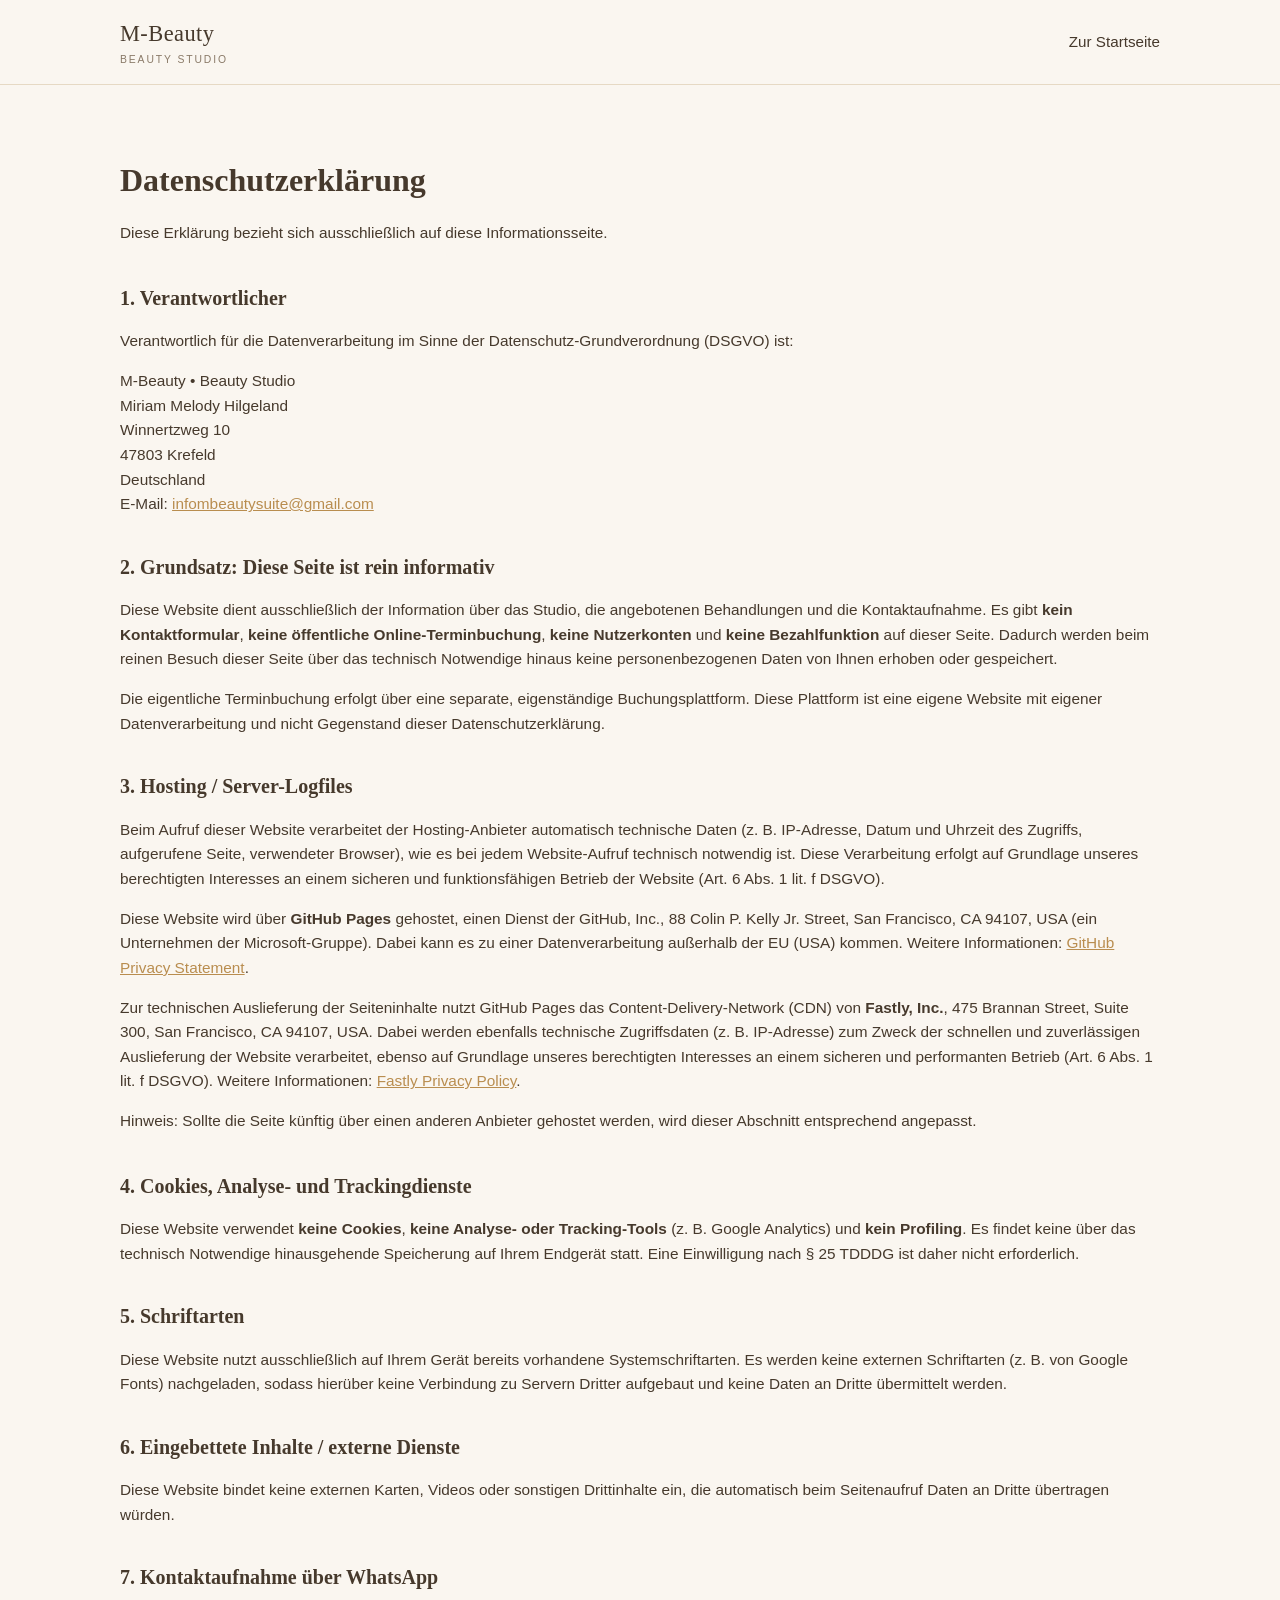
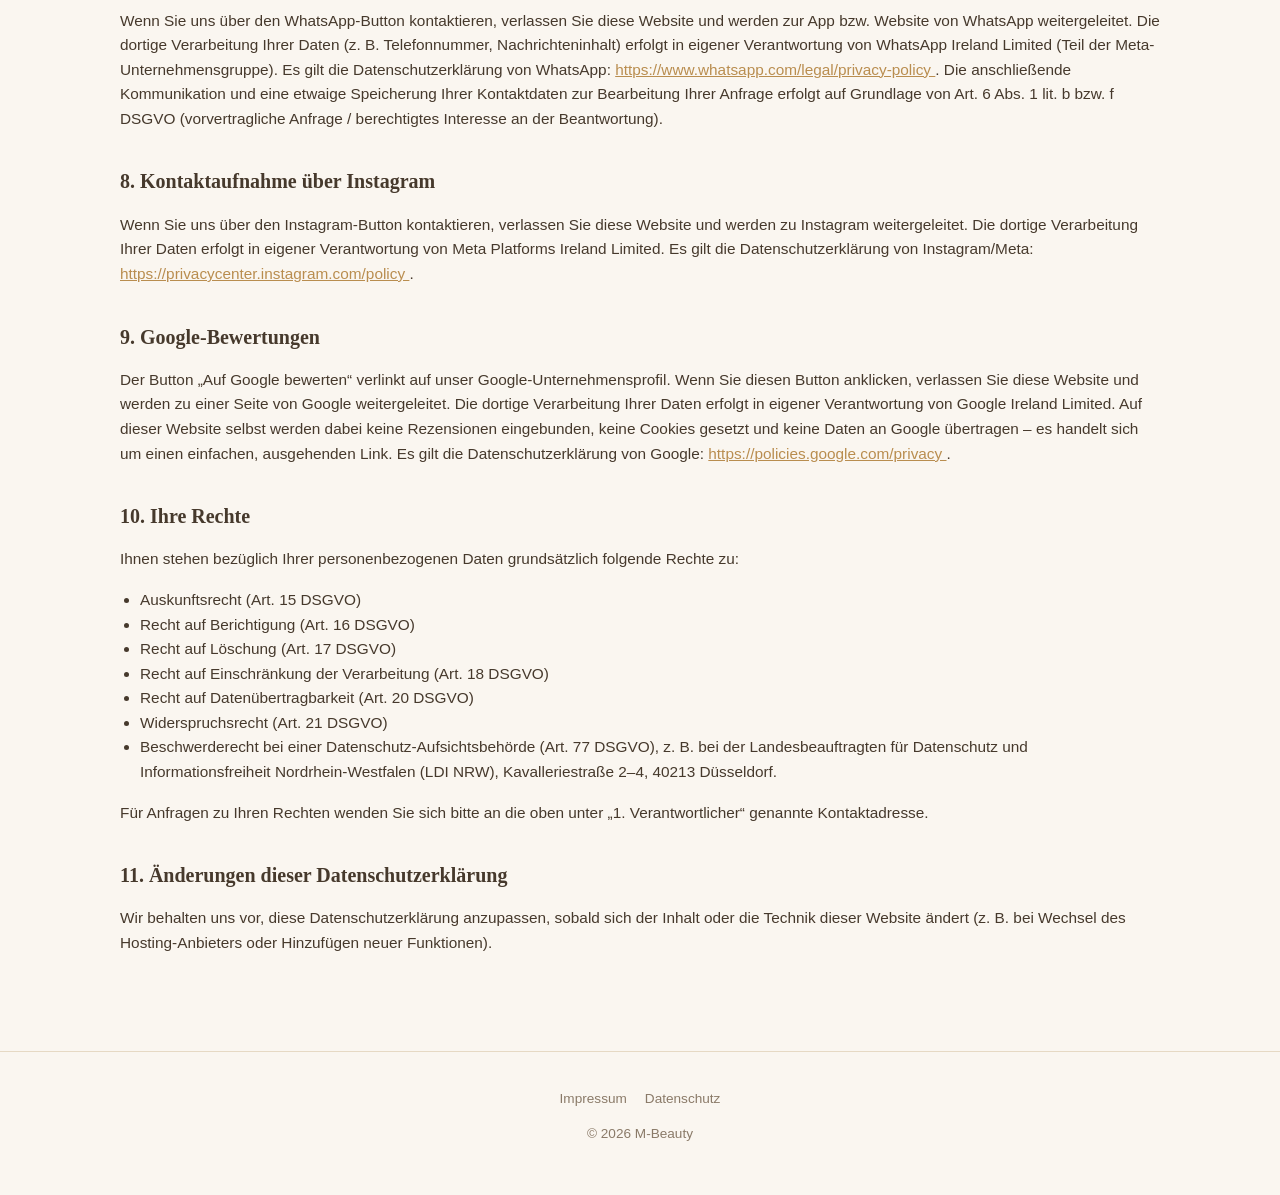
<file: website/datenschutz.html>
<!doctype html>
<html lang="de">
  <head>
    <meta charset="UTF-8" />
    <meta name="viewport" content="width=device-width, initial-scale=1" />
    <link
      rel="icon"
      href="data:image/svg+xml,%3Csvg xmlns='http://www.w3.org/2000/svg' viewBox='0 0 64 64'%3E%3Crect width='64' height='64' rx='14' fill='%23FAF6F0'/%3E%3Ctext x='32' y='45' font-family='Georgia,serif' font-size='36' text-anchor='middle' fill='%23B98D4F'%3EM%3C/text%3E%3C/svg%3E"
    />
    <title>Datenschutz – M-Beauty • Beauty Studio</title>
    <meta name="robots" content="index, follow" />
    <link rel="stylesheet" href="css/style.css" />
  </head>
  <body>
    <header class="site-header">
      <nav class="nav container">
        <a href="index.html#top" class="brand">
          <span data-studio-name>M-Beauty</span>
          <span class="brand-slogan" data-studio-slogan>Beauty Studio</span>
        </a>
        <ul
          class="nav-links"
          style="display: flex; position: static; border: none; padding: 0"
        >
          <li><a href="index.html">Zur Startseite</a></li>
        </ul>
      </nav>
    </header>

    <main class="legal-page container">
      <h1>Datenschutzerklärung</h1>
      <p class="legal-updated">
        Diese Erklärung bezieht sich ausschließlich auf diese Informationsseite.
      </p>

      <h2>1. Verantwortlicher</h2>
      <p>
        Verantwortlich für die Datenverarbeitung im Sinne der
        Datenschutz-Grundverordnung (DSGVO) ist:
      </p>
      <p>
        <span data-legal-studio-name>M-Beauty</span><br />
        <span data-legal-owner>Miriam Melody Hilgeland</span><br />
        <span data-legal-address-line1></span><br />
        <span data-legal-address-line2></span><br />
        <span data-legal-country>Deutschland</span><br />
        E-Mail: <a data-legal-email-link href="#">—</a>
      </p>

      <h2>2. Grundsatz: Diese Seite ist rein informativ</h2>
      <p>
        Diese Website dient ausschließlich der Information über das Studio, die
        angebotenen Behandlungen und die Kontaktaufnahme. Es gibt
        <strong>kein Kontaktformular</strong>,
        <strong>keine öffentliche Online-Terminbuchung</strong>,
        <strong>keine Nutzerkonten</strong> und
        <strong>keine Bezahlfunktion</strong> auf dieser Seite. Dadurch werden
        beim reinen Besuch dieser Seite über das technisch Notwendige hinaus
        keine personenbezogenen Daten von Ihnen erhoben oder gespeichert.
      </p>
      <p>
        Die eigentliche Terminbuchung erfolgt über eine separate, eigenständige
        Buchungsplattform. Diese Plattform ist eine eigene Website mit eigener
        Datenverarbeitung und nicht Gegenstand dieser Datenschutzerklärung.
      </p>

      <h2>3. Hosting / Server-Logfiles</h2>
      <p>
        Beim Aufruf dieser Website verarbeitet der Hosting-Anbieter automatisch
        technische Daten (z. B. IP-Adresse, Datum und Uhrzeit des Zugriffs,
        aufgerufene Seite, verwendeter Browser), wie es bei jedem Website-Aufruf
        technisch notwendig ist. Diese Verarbeitung erfolgt auf Grundlage
        unseres berechtigten Interesses an einem sicheren und funktionsfähigen
        Betrieb der Website (Art. 6 Abs. 1 lit. f DSGVO).
      </p>
      <p>
        Diese Website wird über <strong>GitHub Pages</strong> gehostet, einen
        Dienst der GitHub, Inc., 88 Colin P. Kelly Jr. Street, San Francisco, CA
        94107, USA (ein Unternehmen der Microsoft-Gruppe). Dabei kann es zu
        einer Datenverarbeitung außerhalb der EU (USA) kommen. Weitere
        Informationen:
        <a
          href="https://docs.github.com/site-policy/privacy-policies/github-general-privacy-statement"
          target="_blank"
          rel="noreferrer"
          >GitHub Privacy Statement</a
        >.
      </p>
      <p>
        Zur technischen Auslieferung der Seiteninhalte nutzt GitHub Pages das
        Content-Delivery-Network (CDN) von <strong>Fastly, Inc.</strong>, 475
        Brannan Street, Suite 300, San Francisco, CA 94107, USA. Dabei werden
        ebenfalls technische Zugriffsdaten (z. B. IP-Adresse) zum Zweck der
        schnellen und zuverlässigen Auslieferung der Website verarbeitet, ebenso
        auf Grundlage unseres berechtigten Interesses an einem sicheren und
        performanten Betrieb (Art. 6 Abs. 1 lit. f DSGVO). Weitere
        Informationen:
        <a
          href="https://www.fastly.com/privacy/"
          target="_blank"
          rel="noreferrer"
          >Fastly Privacy Policy</a
        >.
      </p>
      <p class="legal-updated">
        Hinweis: Sollte die Seite künftig über einen anderen Anbieter gehostet
        werden, wird dieser Abschnitt entsprechend angepasst.
      </p>

      <h2>4. Cookies, Analyse- und Trackingdienste</h2>
      <p>
        Diese Website verwendet <strong>keine Cookies</strong>,
        <strong>keine Analyse- oder Tracking-Tools</strong> (z. B. Google
        Analytics) und <strong>kein Profiling</strong>. Es findet keine über das
        technisch Notwendige hinausgehende Speicherung auf Ihrem Endgerät statt.
        Eine Einwilligung nach § 25 TDDDG ist daher nicht erforderlich.
      </p>

      <h2>5. Schriftarten</h2>
      <p>
        Diese Website nutzt ausschließlich auf Ihrem Gerät bereits vorhandene
        Systemschriftarten. Es werden keine externen Schriftarten (z. B. von
        Google Fonts) nachgeladen, sodass hierüber keine Verbindung zu Servern
        Dritter aufgebaut und keine Daten an Dritte übermittelt werden.
      </p>

      <h2>6. Eingebettete Inhalte / externe Dienste</h2>
      <p>
        Diese Website bindet keine externen Karten, Videos oder sonstigen
        Drittinhalte ein, die automatisch beim Seitenaufruf Daten an Dritte
        übertragen würden.
      </p>

      <h2>7. Kontaktaufnahme über WhatsApp</h2>
      <p>
        Wenn Sie uns über den WhatsApp-Button kontaktieren, verlassen Sie diese
        Website und werden zur App bzw. Website von WhatsApp weitergeleitet. Die
        dortige Verarbeitung Ihrer Daten (z. B. Telefonnummer,
        Nachrichteninhalt) erfolgt in eigener Verantwortung von WhatsApp Ireland
        Limited (Teil der Meta-Unternehmensgruppe). Es gilt die
        Datenschutzerklärung von WhatsApp:
        <a
          href="https://www.whatsapp.com/legal/privacy-policy"
          target="_blank"
          rel="noreferrer"
        >
          https://www.whatsapp.com/legal/privacy-policy </a
        >. Die anschließende Kommunikation und eine etwaige Speicherung Ihrer
        Kontaktdaten zur Bearbeitung Ihrer Anfrage erfolgt auf Grundlage von
        Art. 6 Abs. 1 lit. b bzw. f DSGVO (vorvertragliche Anfrage /
        berechtigtes Interesse an der Beantwortung).
      </p>

      <h2>8. Kontaktaufnahme über Instagram</h2>
      <p>
        Wenn Sie uns über den Instagram-Button kontaktieren, verlassen Sie diese
        Website und werden zu Instagram weitergeleitet. Die dortige Verarbeitung
        Ihrer Daten erfolgt in eigener Verantwortung von Meta Platforms Ireland
        Limited. Es gilt die Datenschutzerklärung von Instagram/Meta:
        <a
          href="https://privacycenter.instagram.com/policy"
          target="_blank"
          rel="noreferrer"
        >
          https://privacycenter.instagram.com/policy </a
        >.
      </p>

      <h2>9. Google-Bewertungen</h2>
      <p>
        Der Button „Auf Google bewerten“ verlinkt auf unser
        Google-Unternehmensprofil. Wenn Sie diesen Button anklicken, verlassen
        Sie diese Website und werden zu einer Seite von Google weitergeleitet.
        Die dortige Verarbeitung Ihrer Daten erfolgt in eigener Verantwortung
        von Google Ireland Limited. Auf dieser Website selbst werden dabei keine
        Rezensionen eingebunden, keine Cookies gesetzt und keine Daten an Google
        übertragen – es handelt sich um einen einfachen, ausgehenden Link. Es
        gilt die Datenschutzerklärung von Google:
        <a
          href="https://policies.google.com/privacy"
          target="_blank"
          rel="noreferrer"
        >
          https://policies.google.com/privacy </a
        >.
      </p>

      <h2>10. Ihre Rechte</h2>
      <p>
        Ihnen stehen bezüglich Ihrer personenbezogenen Daten grundsätzlich
        folgende Rechte zu:
      </p>
      <ul>
        <li>Auskunftsrecht (Art. 15 DSGVO)</li>
        <li>Recht auf Berichtigung (Art. 16 DSGVO)</li>
        <li>Recht auf Löschung (Art. 17 DSGVO)</li>
        <li>Recht auf Einschränkung der Verarbeitung (Art. 18 DSGVO)</li>
        <li>Recht auf Datenübertragbarkeit (Art. 20 DSGVO)</li>
        <li>Widerspruchsrecht (Art. 21 DSGVO)</li>
        <li>
          Beschwerderecht bei einer Datenschutz-Aufsichtsbehörde (Art. 77
          DSGVO), z. B. bei der Landesbeauftragten für Datenschutz und
          Informationsfreiheit Nordrhein-Westfalen (LDI NRW), Kavalleriestraße
          2–4, 40213 Düsseldorf.
        </li>
      </ul>
      <p>
        Für Anfragen zu Ihren Rechten wenden Sie sich bitte an die oben unter
        „1. Verantwortlicher“ genannte Kontaktadresse.
      </p>

      <h2>11. Änderungen dieser Datenschutzerklärung</h2>
      <p>
        Wir behalten uns vor, diese Datenschutzerklärung anzupassen, sobald sich
        der Inhalt oder die Technik dieser Website ändert (z. B. bei Wechsel des
        Hosting-Anbieters oder Hinzufügen neuer Funktionen).
      </p>

      <p class="legal-updated" style="margin-top: 40px" data-todo-legend hidden>
        Hinweis: Rot markierte Felder (<span class="todo-flag">TODO</span>) sind
        noch nicht ausgefüllt. Bitte in
        <code>content/studio-content.js</code> bzw. oben in Abschnitt 3
        ergänzen, sobald Hosting und Kontaktdaten feststehen.
      </p>
    </main>

    <footer class="site-footer">
      <div class="container">
        <div class="footer-links">
          <a href="impressum.html">Impressum</a>
          <a href="datenschutz.html">Datenschutz</a>
        </div>
        <p>
          &copy; <span data-year>2026</span>
          <span data-studio-name>M-Beauty</span>
        </p>
      </div>
    </footer>

    <script src="content/studio-content.js"></script>
    <script src="js/legal.js"></script>
  </body>
</html>
</file>
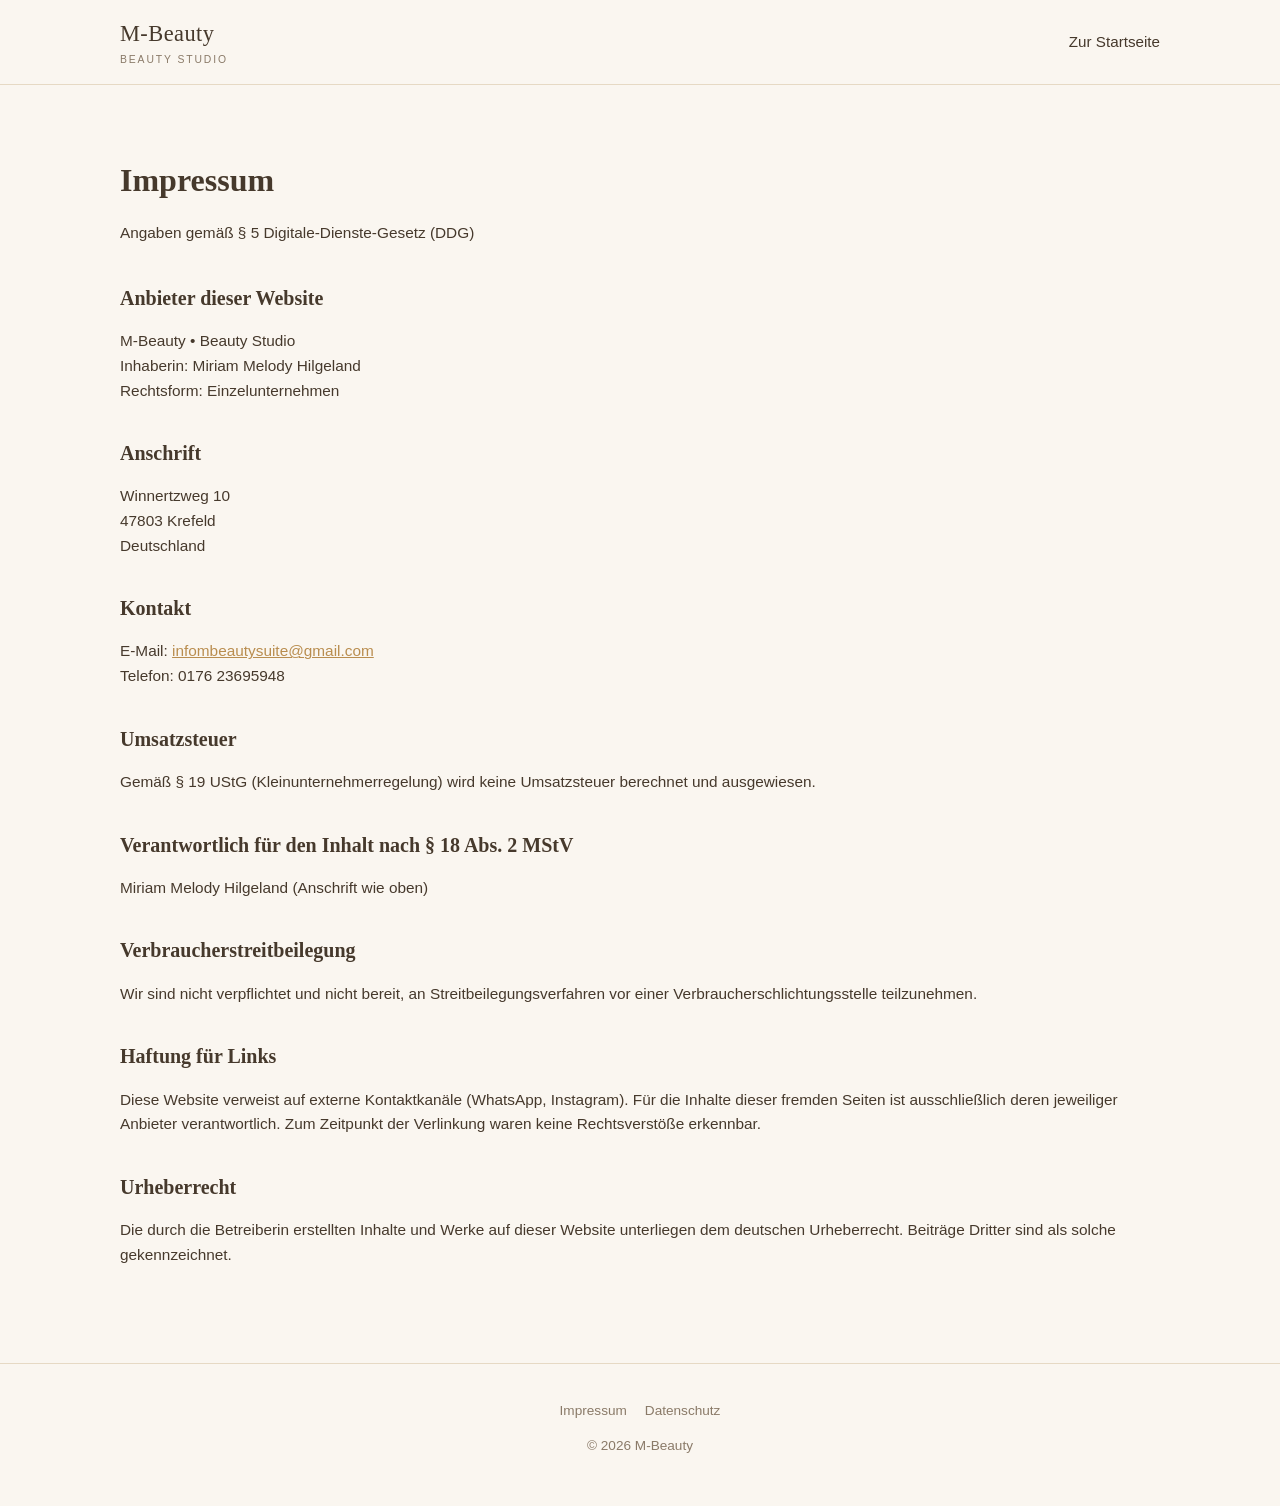
<file: website/impressum.html>
<!doctype html>
<html lang="de">
  <head>
    <meta charset="UTF-8" />
    <meta name="viewport" content="width=device-width, initial-scale=1" />
    <link
      rel="icon"
      href="data:image/svg+xml,%3Csvg xmlns='http://www.w3.org/2000/svg' viewBox='0 0 64 64'%3E%3Crect width='64' height='64' rx='14' fill='%23FAF6F0'/%3E%3Ctext x='32' y='45' font-family='Georgia,serif' font-size='36' text-anchor='middle' fill='%23B98D4F'%3EM%3C/text%3E%3C/svg%3E"
    />
    <title>Impressum – M-Beauty • Beauty Studio</title>
    <meta name="robots" content="index, follow" />
    <link rel="stylesheet" href="css/style.css" />
  </head>
  <body>
    <header class="site-header">
      <nav class="nav container">
        <a href="index.html#top" class="brand">
          <span data-studio-name>M-Beauty</span>
          <span class="brand-slogan" data-studio-slogan>Beauty Studio</span>
        </a>
        <ul
          class="nav-links"
          style="display: flex; position: static; border: none; padding: 0"
        >
          <li><a href="index.html">Zur Startseite</a></li>
        </ul>
      </nav>
    </header>

    <main class="legal-page container">
      <h1>Impressum</h1>
      <p class="legal-updated">
        Angaben gemäß § 5 Digitale-Dienste-Gesetz (DDG)
      </p>

      <h2>Anbieter dieser Website</h2>
      <p>
        <span data-legal-studio-name>M-Beauty</span><br />
        Inhaberin: <span data-legal-owner>Miriam Melody Hilgeland</span><br />
        Rechtsform: <span data-legal-form></span>
      </p>

      <h2>Anschrift</h2>
      <p>
        <span data-legal-address-line1></span><br />
        <span data-legal-address-line2></span><br />
        <span data-legal-country>Deutschland</span>
      </p>

      <h2>Kontakt</h2>
      <p>
        E-Mail: <a data-legal-email-link href="#">—</a><br />
        Telefon: <span data-legal-phone></span>
      </p>

      <h2>Umsatzsteuer</h2>
      <p>
        Gemäß § 19 UStG (Kleinunternehmerregelung) wird keine Umsatzsteuer
        berechnet und ausgewiesen.
      </p>

      <h2>Verantwortlich für den Inhalt nach § 18 Abs. 2 MStV</h2>
      <p>
        <span data-legal-owner>Miriam Melody Hilgeland</span> (Anschrift wie
        oben)
      </p>

      <h2>Verbraucherstreitbeilegung</h2>
      <p>
        Wir sind nicht verpflichtet und nicht bereit, an
        Streitbeilegungsverfahren vor einer Verbraucherschlichtungsstelle
        teilzunehmen.
      </p>

      <h2>Haftung für Links</h2>
      <p>
        Diese Website verweist auf externe Kontaktkanäle (WhatsApp, Instagram).
        Für die Inhalte dieser fremden Seiten ist ausschließlich deren
        jeweiliger Anbieter verantwortlich. Zum Zeitpunkt der Verlinkung waren
        keine Rechtsverstöße erkennbar.
      </p>

      <h2>Urheberrecht</h2>
      <p>
        Die durch die Betreiberin erstellten Inhalte und Werke auf dieser
        Website unterliegen dem deutschen Urheberrecht. Beiträge Dritter sind
        als solche gekennzeichnet.
      </p>

      <p class="legal-updated" style="margin-top: 40px" data-todo-legend hidden>
        Hinweis: Rot markierte Felder (<span class="todo-flag">TODO</span>) sind
        noch nicht ausgefüllt und werden bewusst leer angezeigt, um keine
        falschen Angaben zu veröffentlichen. Bitte in
        <code>content/studio-content.js</code> ergänzen.
      </p>
    </main>

    <footer class="site-footer">
      <div class="container">
        <div class="footer-links">
          <a href="impressum.html">Impressum</a>
          <a href="datenschutz.html">Datenschutz</a>
        </div>
        <p>
          &copy; <span data-year>2026</span>
          <span data-studio-name>M-Beauty</span>
        </p>
      </div>
    </footer>

    <script src="content/studio-content.js"></script>
    <script src="js/legal.js"></script>
  </body>
</html>
</file>
<file: website/css/style.css>
/* =================================================================
   M Beauty – Stylesheet
   Farbwelt: Soft Luxury – Beige, Leinen/Sand, Gold, Eiche.
   Keine externen Schriftarten (Datenschutz: keine Google Fonts).
   ================================================================= */

[hidden] {
  display: none !important;
}

:root {
  --color-bg: #faf6f0; /* Ivory / Warm White */
  --color-bg-alt: #f2e9dc; /* Sand / Leinen */
  --color-card: #ffffff;
  --color-text: #46392c; /* Eiche (dunkles Holzbraun) */
  --color-text-muted: #8a7a68;
  --color-border: #e6d9c4;
  --color-accent: #b98d4f; /* Champagne / Gold */
  --color-accent-soft: #e9dcc4; /* Kaschmir */
  --color-rose: #c9a3a0; /* dezentes Roségold / Dusty Rose */
  --color-seablue: #4f9b96; /* dezenter Akzent (z. B. Musik-Button aktiv) */
  --color-whatsapp: #3fa16d;
  --color-savings: #256644; /* Ersparnis-Hinweis, WCAG-geprüft auf allen Kartenhintergründen */
  --color-star: #7a5410; /* Bewertungssterne, WCAG-geprüft auf allen Kartenhintergründen */
  --font-heading:
    Georgia, "Iowan Old Style", "Palatino Linotype", "Times New Roman", serif;
  --font-body:
    -apple-system, BlinkMacSystemFont, "Segoe UI", Roboto, "Helvetica Neue",
    Arial, sans-serif;
  --radius: 14px;
  --shadow: 0 10px 30px rgba(70, 57, 44, 0.08);
}

* {
  box-sizing: border-box;
}

html {
  scroll-behavior: smooth;
}

body {
  margin: 0;
  background: var(--color-bg);
  color: var(--color-text);
  font-family: var(--font-body);
  line-height: 1.6;
  -webkit-font-smoothing: antialiased;
}

img {
  max-width: 100%;
  display: block;
}

a {
  color: var(--color-accent);
}

.container {
  max-width: 1040px;
  margin: 0 auto;
  padding: 0 20px;
}

/* ---------- Header / Nav ---------- */
.site-header {
  position: sticky;
  top: 0;
  z-index: 50;
  background: rgba(250, 246, 240, 0.92);
  backdrop-filter: saturate(140%) blur(6px);
  border-bottom: 1px solid var(--color-border);
}

.nav {
  display: flex;
  align-items: center;
  justify-content: space-between;
  padding: 16px 0;
}

.brand {
  font-family: var(--font-heading);
  font-size: 1.4rem;
  letter-spacing: 0.02em;
  color: var(--color-text);
  text-decoration: none;
}

.brand-slogan {
  display: block;
  font-family: var(--font-body);
  font-size: 0.65rem;
  letter-spacing: 0.18em;
  text-transform: uppercase;
  color: var(--color-text-muted);
}

.nav-right {
  display: flex;
  align-items: center;
  gap: 24px;
}

.nav-controls {
  display: flex;
  align-items: center;
  gap: 10px;
}

.music-toggle {
  display: inline-flex;
  align-items: center;
  justify-content: center;
  width: 36px;
  height: 36px;
  border-radius: 999px;
  border: 1px solid var(--color-border);
  background: transparent;
  color: var(--color-text-muted);
  cursor: pointer;
  transition:
    color 0.2s ease,
    border-color 0.2s ease,
    transform 0.2s ease;
}

.music-toggle:hover {
  color: var(--color-accent);
  border-color: var(--color-accent);
}

.music-toggle .music-icon {
  font-size: 1rem;
  line-height: 1;
}

.music-toggle[aria-pressed="true"] {
  color: #fff;
  background: var(--color-seablue);
  border-color: var(--color-seablue);
}

.music-toggle[aria-pressed="true"] .music-icon {
  animation: music-pulse 1.4s ease-in-out infinite;
}

@keyframes music-pulse {
  0%,
  100% {
    transform: scale(1);
  }
  50% {
    transform: scale(1.22);
  }
}

@media (prefers-reduced-motion: reduce) {
  .music-toggle[aria-pressed="true"] .music-icon {
    animation: none;
  }
}

.nav-links {
  display: flex;
  gap: 28px;
  list-style: none;
  margin: 0;
  padding: 0;
}

.nav-links a {
  color: var(--color-text);
  text-decoration: none;
  font-size: 0.95rem;
}

.nav-links a:hover {
  color: var(--color-accent);
}

.nav-toggle {
  display: none;
  background: none;
  border: 1px solid var(--color-border);
  border-radius: 8px;
  padding: 8px 10px;
  font-size: 1.1rem;
  cursor: pointer;
  color: var(--color-text);
}

/* ---------- Hero ---------- */
.hero {
  padding: 72px 0 56px;
  text-align: center;
}

.hero-eyebrow {
  font-size: 0.75rem;
  letter-spacing: 0.24em;
  text-transform: uppercase;
  color: var(--color-accent);
  margin-bottom: 14px;
}

.hero h1 {
  font-family: var(--font-heading);
  font-weight: 500;
  font-size: clamp(2.2rem, 5vw, 3.4rem);
  margin: 0 0 18px;
  color: var(--color-text);
}

.hero p {
  max-width: 620px;
  margin: 0 auto 32px;
  color: var(--color-text-muted);
  font-size: 1.05rem;
}

.hero-tagline {
  font-family: var(--font-heading);
  font-style: italic;
  color: var(--color-accent) !important;
  font-size: 1.1rem !important;
  margin: 0 auto 14px !important;
}

.hero-actions {
  display: flex;
  gap: 14px;
  justify-content: center;
  flex-wrap: wrap;
}

/* ---------- Buttons ---------- */
.btn {
  display: inline-flex;
  align-items: center;
  gap: 8px;
  padding: 13px 26px;
  border-radius: 999px;
  text-decoration: none;
  font-size: 0.95rem;
  font-weight: 600;
  border: 1px solid transparent;
  cursor: pointer;
  transition:
    transform 0.15s ease,
    box-shadow 0.15s ease;
}

.btn:hover {
  transform: translateY(-1px);
}

.btn-whatsapp {
  background: var(--color-whatsapp);
  color: #fff;
}

.btn-instagram {
  background: linear-gradient(135deg, #f5d3a5, #c9a3a0 55%, #a7c2c6);
  color: #3a2f26;
}

.btn-outline {
  background: transparent;
  border-color: var(--color-border);
  color: var(--color-text);
}

.btn-google {
  background: var(--color-card);
  border-color: var(--color-accent);
  color: var(--color-text);
}

/* ---------- Sections ---------- */
section {
  padding: 64px 0;
}

.section-alt {
  background: var(--color-bg-alt);
}

.section-header {
  text-align: center;
  max-width: 640px;
  margin: 0 auto 44px;
}

.section-eyebrow {
  font-size: 0.72rem;
  letter-spacing: 0.22em;
  text-transform: uppercase;
  color: var(--color-accent);
  margin-bottom: 10px;
}

.section-header h2 {
  font-family: var(--font-heading);
  font-weight: 500;
  font-size: clamp(1.7rem, 3.2vw, 2.3rem);
  margin: 0 0 12px;
}

.section-header p {
  color: var(--color-text-muted);
  margin: 0;
}

/* ---------- Logo-Band ---------- */
.logo-band {
  display: flex;
  justify-content: center;
  padding: 44px 20px;
  background: var(--color-bg-alt);
}

.logo-band-img {
  width: 100%;
  max-width: 280px;
  height: auto;
  border-radius: 10px;
}

/* ---------- About / Über mich ---------- */
.about-content {
  max-width: 700px;
  margin: 0 auto;
  display: flex;
  flex-direction: column;
  gap: 30px;
}

.about-block {
  background: var(--color-card);
  border: 1px solid var(--color-border);
  border-radius: var(--radius);
  padding: 34px;
  box-shadow: var(--shadow);
}

.about-block h2,
.about-block h3 {
  font-family: var(--font-heading);
  font-weight: 500;
  margin: 0 0 16px;
  text-wrap: balance;
}

.about-block h2 {
  font-size: 1.7rem;
}

.about-block h3 {
  font-size: 1.35rem;
}

.about-block p {
  margin: 0 0 14px;
  line-height: 1.7;
}

.about-block p:last-child {
  margin-bottom: 0;
}

.about-role {
  color: var(--color-accent);
  font-size: 0.78rem;
  letter-spacing: 0.16em;
  text-transform: uppercase;
  margin-bottom: 12px;
}

.about-signature {
  margin-top: 22px !important;
  padding-top: 18px;
  border-top: 1px dashed var(--color-border);
  font-family: var(--font-heading);
  font-size: 1.1rem;
  display: flex;
  flex-direction: column;
  gap: 4px;
}

.about-signature em {
  font-style: italic;
  font-family: var(--font-body);
  font-size: 0.85rem;
  color: var(--color-text-muted);
}

.qualifications-list {
  list-style: none;
  margin: 0;
  padding: 0;
  display: grid;
  gap: 12px;
}

.qualifications-list li {
  position: relative;
  padding-left: 28px;
  line-height: 1.5;
}

.qualifications-list li::before {
  content: "✓";
  position: absolute;
  left: 0;
  top: 0;
  color: var(--color-accent);
  font-weight: 700;
}

.about-tagline-closing {
  font-family: var(--font-heading);
  font-style: italic;
  color: var(--color-accent);
  font-size: 1.15rem;
  margin-top: 18px !important;
  margin-bottom: 0 !important;
}

/* ---------- Treatment categories ---------- */
.category {
  margin-bottom: 52px;
}

.category:last-child {
  margin-bottom: 0;
}

.category-title {
  font-family: var(--font-heading);
  font-size: 1.5rem;
  font-weight: 500;
  margin: 0 0 22px;
  padding-bottom: 10px;
  border-bottom: 1px solid var(--color-border);
}

.treatment-grid {
  display: grid;
  grid-template-columns: repeat(auto-fill, minmax(280px, 1fr));
  gap: 22px;
}

.treatment-card {
  background: var(--color-card);
  border: 1px solid var(--color-border);
  border-radius: var(--radius);
  padding: 26px;
  box-shadow: var(--shadow);
  display: flex;
  flex-direction: column;
  gap: 10px;
  transition:
    transform 0.25s ease,
    box-shadow 0.25s ease;
}

.treatment-card:hover {
  transform: translateY(-3px);
  box-shadow: 0 16px 34px rgba(70, 57, 44, 0.12);
}

@media (prefers-reduced-motion: reduce) {
  .treatment-card {
    transition: none;
  }
}

.treatment-card h4 {
  font-family: var(--font-heading);
  font-size: 1.15rem;
  font-weight: 500;
  margin: 0;
  color: var(--color-text);
}

.treatment-meta {
  display: flex;
  gap: 12px;
  flex-wrap: wrap;
  font-size: 0.85rem;
}

.pill {
  display: inline-block;
  padding: 4px 12px;
  border-radius: 999px;
  background: var(--color-accent-soft);
  color: var(--color-text);
  font-size: 0.78rem;
  font-weight: 600;
}

.pill-duration {
  background: transparent;
  border: 1px solid var(--color-border);
  color: var(--color-text-muted);
}

.treatment-desc {
  color: var(--color-text-muted);
  font-size: 0.92rem;
  margin: 0;
}

.treatment-suitable {
  font-size: 0.82rem;
  color: var(--color-text-muted);
  margin-top: auto;
  padding-top: 8px;
  border-top: 1px dashed var(--color-border);
}

.treatment-suitable strong {
  color: var(--color-text);
}

.notice-box {
  background: var(--color-card);
  border: 1px dashed var(--color-border);
  border-radius: var(--radius);
  padding: 22px 26px;
  color: var(--color-text-muted);
  font-size: 0.92rem;
  text-align: center;
}

/* ---------- Treatment details (Mehr erfahren) ---------- */
.treatment-details {
  margin-top: auto;
  padding-top: 8px;
  border-top: 1px dashed var(--color-border);
}

.treatment-details summary {
  cursor: pointer;
  list-style: none;
  color: var(--color-accent);
  font-size: 0.85rem;
  font-weight: 600;
  padding: 4px 0;
  display: flex;
  align-items: center;
  gap: 6px;
}

.treatment-details summary::-webkit-details-marker {
  display: none;
}

.treatment-details summary::after {
  content: "+";
  font-size: 1rem;
  line-height: 1;
  transition: transform 0.2s ease;
}

.treatment-details[open] summary::after {
  transform: rotate(45deg);
}

.treatment-details-body {
  padding-top: 12px;
  display: flex;
  flex-direction: column;
  gap: 12px;
}

.detail-block strong {
  display: block;
  font-size: 0.72rem;
  letter-spacing: 0.08em;
  text-transform: uppercase;
  color: var(--color-text-muted);
  margin-bottom: 4px;
}

.detail-block p {
  margin: 0;
  font-size: 0.88rem;
  color: var(--color-text);
  line-height: 1.55;
}

.detail-price p {
  font-weight: 600;
  color: var(--color-accent);
}

.kur-list {
  list-style: none;
  margin: 0;
  padding: 0;
  display: flex;
  flex-direction: column;
  gap: 10px;
}

.kur-list li {
  background: var(--color-accent-soft);
  border-radius: 10px;
  padding: 10px 12px;
  display: flex;
  flex-wrap: wrap;
  gap: 2px 10px;
}

.kur-name {
  font-weight: 600;
  color: var(--color-text);
  flex: 1 1 auto;
}

.kur-price {
  font-weight: 700;
  color: var(--color-accent);
}

.kur-note,
.kur-info {
  flex-basis: 100%;
  font-size: 0.8rem;
  color: var(--color-text-muted);
}

.kur-savings {
  flex-basis: 100%;
  font-size: 0.8rem;
  font-weight: 700;
  color: var(--color-savings);
}

.kur-homecare {
  flex-basis: 100%;
  font-size: 0.8rem;
  font-weight: 600;
  color: var(--color-text);
}

.kur-hinweis {
  margin: 8px 0 0;
  font-size: 0.8rem;
  color: var(--color-text-muted);
  font-style: italic;
}

/* ---------- Verbindliche Buchung & Anzahlung ---------- */
.deposit-policy {
  background: var(--color-card);
  border: 1px solid var(--color-border);
  border-left: 3px solid var(--color-accent);
  border-radius: var(--radius);
  padding: 24px 28px;
  margin: 0 0 36px;
  box-shadow: var(--shadow);
}

.deposit-policy h3 {
  font-family: var(--font-heading);
  font-weight: 500;
  font-size: 1.15rem;
  margin: 0 0 10px;
  color: var(--color-text);
}

.deposit-policy p:not(.deposit-policy-note) {
  margin: 0 0 8px;
  font-size: 0.92rem;
  line-height: 1.6;
  color: var(--color-text);
}

.deposit-policy p:not(.deposit-policy-note):last-child {
  margin-bottom: 0;
}

.deposit-policy-note {
  font-size: 0.82rem;
  color: var(--color-text-muted);
  font-style: italic;
  margin: 10px 0 0;
}

/* Wiederverwendeter Baustein für "Anzahlung bei Buchung" / "Restbetrag" –
   erscheint bei Einzelbehandlungen, Kuren und Skin Journeys gleich. */
.deposit-block {
  flex-basis: 100%;
  display: flex;
  flex-direction: column;
  gap: 3px;
  margin-top: 6px;
  padding-top: 8px;
  border-top: 1px dashed var(--color-border);
}

.deposit-line {
  display: flex;
  justify-content: space-between;
  gap: 10px;
  font-size: 0.82rem;
}

.deposit-label {
  color: var(--color-text-muted);
}

.deposit-value {
  font-weight: 700;
  color: var(--color-text);
  white-space: nowrap;
}

.deposit-remark {
  display: block;
  font-size: 0.74rem;
  color: var(--color-text-muted);
  font-style: italic;
  margin-top: 2px;
}

.treatment-homecare-note {
  font-size: 0.85rem;
  font-weight: 600;
  color: var(--color-text);
  margin: 4px 0 0;
}

/* ---------- M Ultimate Skin Journeys ---------- */
.journey-grid {
  display: grid;
  grid-template-columns: repeat(auto-fill, minmax(320px, 1fr));
  gap: 26px;
  margin-top: 8px;
}

.journey-card {
  background: var(--color-card);
  border: 1px solid var(--color-border);
  border-radius: var(--radius);
  padding: 30px;
  box-shadow: var(--shadow);
  display: flex;
  flex-direction: column;
  gap: 20px;
}

.journey-card-head h3 {
  font-family: var(--font-heading);
  font-weight: 500;
  font-size: 1.35rem;
  margin: 0 0 8px;
}

.journey-hautziel {
  color: var(--color-text-muted);
  font-size: 0.88rem;
  margin: 0 0 12px;
  line-height: 1.5;
}

.journey-duration-pill {
  background: transparent;
  border: 1px solid var(--color-border);
  color: var(--color-text-muted);
}

.journey-pricing {
  display: grid;
  grid-template-columns: 1fr 1fr;
  gap: 14px;
}

.journey-price-block {
  border: 1px solid var(--color-border);
  border-radius: 12px;
  padding: 14px;
  display: flex;
  flex-direction: column;
  gap: 4px;
}

.journey-price-complete {
  background: var(--color-accent-soft);
  border-color: var(--color-accent);
}

.journey-price-label {
  font-size: 0.72rem;
  letter-spacing: 0.08em;
  text-transform: uppercase;
  color: var(--color-text-muted);
}

.journey-price-value {
  font-family: var(--font-heading);
  font-size: 1.3rem;
  color: var(--color-text);
}

.journey-price-note {
  font-size: 0.76rem;
  color: var(--color-text-muted);
}

.journey-savings {
  font-size: 0.76rem;
  font-weight: 700;
  color: var(--color-savings);
}

.journey-recommended {
  font-size: 0.72rem;
  color: var(--color-accent);
  font-style: italic;
  margin-top: 4px;
}

.journey-details {
  border-top: 1px dashed var(--color-border);
  padding-top: 14px;
}

.journey-details summary {
  cursor: pointer;
  list-style: none;
  color: var(--color-accent);
  font-weight: 600;
  font-size: 0.92rem;
  display: flex;
  align-items: center;
  gap: 6px;
}

.journey-details summary::-webkit-details-marker {
  display: none;
}

.journey-details summary::after {
  content: "+";
  font-size: 1.1rem;
  transition: transform 0.2s ease;
}

.journey-details[open] summary::after {
  transform: rotate(45deg);
}

.journey-details-body {
  padding-top: 16px;
  display: flex;
  flex-direction: column;
  gap: 18px;
}

.journey-details-subhead {
  font-family: var(--font-heading);
  font-weight: 500;
  font-size: 1rem;
  margin: 0;
}

.journey-plan {
  list-style: none;
  margin: 0;
  padding: 0;
  display: flex;
  flex-direction: column;
  gap: 8px;
}

.journey-plan li {
  display: flex;
  justify-content: space-between;
  gap: 12px;
  font-size: 0.86rem;
  padding: 7px 0;
  border-bottom: 1px solid var(--color-border);
}

.journey-plan li:last-child {
  border-bottom: none;
}

.journey-plan-week {
  color: var(--color-text-muted);
  flex-shrink: 0;
}

.journey-values {
  display: flex;
  flex-direction: column;
  gap: 6px;
  font-size: 0.86rem;
}

.journey-values div {
  display: flex;
  justify-content: space-between;
  color: var(--color-text-muted);
}

.journey-values-total {
  padding-top: 6px;
  margin-top: 4px;
  border-top: 1px solid var(--color-border);
  font-weight: 600;
}

.journey-values-total span {
  color: var(--color-text) !important;
}

.journey-homecare-items strong {
  display: block;
  font-size: 0.72rem;
  letter-spacing: 0.08em;
  text-transform: uppercase;
  color: var(--color-text-muted);
  margin-bottom: 6px;
}

.journey-homecare-items ul {
  margin: 0;
  padding-left: 18px;
  font-size: 0.86rem;
  color: var(--color-text);
}

.journey-hinweis {
  font-size: 0.8rem;
  color: var(--color-text-muted);
  font-style: italic;
  margin: 0;
}

.journey-final-prices {
  display: flex;
  justify-content: space-between;
  gap: 14px;
  padding-top: 12px;
  border-top: 1px dashed var(--color-border);
}

.journey-final-prices div {
  display: flex;
  flex-direction: column;
  gap: 2px;
}

.journey-final-prices span {
  font-size: 0.76rem;
  color: var(--color-text-muted);
}

.journey-final-prices strong {
  font-family: var(--font-heading);
  font-size: 1.1rem;
  color: var(--color-accent);
}

.journeys-homecare-hinweis {
  max-width: 640px;
  margin: 40px auto 0;
  text-align: center;
  font-size: 0.85rem;
  color: var(--color-text-muted);
  line-height: 1.6;
}

@media (max-width: 520px) {
  .journey-pricing {
    grid-template-columns: 1fr;
  }
}

/* ---------- Contact ---------- */
.contact-grid {
  display: grid;
  grid-template-columns: 1fr;
  gap: 20px;
  max-width: 640px;
  margin: 0 auto;
}

.contact-card {
  background: var(--color-card);
  border: 1px solid var(--color-border);
  border-radius: var(--radius);
  padding: 28px;
  box-shadow: var(--shadow);
  text-align: center;
}

.contact-card h3 {
  font-family: var(--font-heading);
  font-weight: 500;
  font-size: 1.15rem;
  margin: 0 0 10px;
  color: var(--color-text);
}

.contact-divider {
  margin-top: 24px;
  padding-top: 24px;
  border-top: 1px dashed var(--color-border);
}

.contact-card p {
  color: var(--color-text-muted);
  margin: 0 0 18px;
}

.opening-hours {
  margin-top: 14px;
  list-style: none;
  padding: 0;
  color: var(--color-text-muted);
  font-size: 0.92rem;
}

.opening-hours li {
  display: flex;
  justify-content: space-between;
  padding: 6px 0;
  border-bottom: 1px solid var(--color-border);
}

.opening-hours li:last-child {
  border-bottom: none;
}

/* ---------- Footer ---------- */
.site-footer {
  border-top: 1px solid var(--color-border);
  padding: 36px 0;
  text-align: center;
  color: var(--color-text-muted);
  font-size: 0.85rem;
}

.footer-links {
  display: flex;
  gap: 18px;
  justify-content: center;
  flex-wrap: wrap;
  margin-bottom: 12px;
}

.footer-links a {
  color: var(--color-text-muted);
  text-decoration: none;
}

.footer-links a:hover {
  color: var(--color-accent);
}

/* ---------- Sticky contact bar (mobile) ---------- */
.sticky-contact {
  position: fixed;
  bottom: 0;
  left: 0;
  right: 0;
  z-index: 60;
  display: none;
  gap: 10px;
  padding: 10px 14px calc(10px + env(safe-area-inset-bottom));
  background: rgba(250, 246, 240, 0.96);
  border-top: 1px solid var(--color-border);
  backdrop-filter: blur(6px);
}

.sticky-contact .btn {
  flex: 1;
  justify-content: center;
  padding: 12px 14px;
}

/* ---------- Legal pages ---------- */
.legal-page {
  padding: 48px 0 80px;
}

.legal-page h1 {
  font-family: var(--font-heading);
  font-size: 2rem;
  margin-bottom: 8px;
}

.legal-updated {
  color: var(--color-text-muted);
  font-size: 0.85rem;
  margin-bottom: 36px;
}

.legal-page h2 {
  font-family: var(--font-heading);
  font-size: 1.25rem;
  margin-top: 34px;
  margin-bottom: 10px;
}

.legal-page p,
.legal-page li {
  color: var(--color-text);
  font-size: 0.96rem;
}

.legal-page ul {
  padding-left: 20px;
}

.todo-flag {
  display: inline-block;
  background: #fdeeea;
  color: #a8412c;
  border: 1px solid #f3c9bd;
  border-radius: 8px;
  padding: 2px 8px;
  font-size: 0.75rem;
  font-weight: 700;
  letter-spacing: 0.04em;
  margin-left: 4px;
}

/* ---------- Gallery (photos & short looping videos) ---------- */
.gallery-grid {
  display: grid;
  grid-template-columns: repeat(auto-fill, minmax(240px, 1fr));
  gap: 18px;
}

.gallery-item {
  aspect-ratio: 4 / 5;
  overflow: hidden;
  border-radius: var(--radius);
  box-shadow: var(--shadow);
  background: var(--color-accent-soft);
}

.gallery-item img,
.gallery-item video {
  width: 100%;
  height: 100%;
  object-fit: cover;
  display: block;
  transition: transform 0.6s ease;
}

.gallery-item:hover img,
.gallery-item:hover video {
  transform: scale(1.04);
}

/* ---------- Scroll-reveal animation ---------- */
.reveal {
  opacity: 0;
  transform: translateY(18px) scale(0.97);
  transition:
    opacity 0.7s ease,
    transform 0.7s ease;
}

.reveal.is-visible {
  opacity: 1;
  transform: translateY(0) scale(1);
}

@media (prefers-reduced-motion: reduce) {
  .reveal {
    opacity: 1;
    transform: none;
    transition: none;
  }

  .gallery-item img,
  .gallery-item video {
    transition: none;
  }
}

/* ---------- Hero entrance animation ---------- */
@keyframes hero-fade-up {
  from {
    opacity: 0;
    transform: translateY(14px);
  }
  to {
    opacity: 1;
    transform: translateY(0);
  }
}

@media (prefers-reduced-motion: no-preference) {
  .hero-eyebrow {
    animation: hero-fade-up 0.6s ease both;
  }
  .hero h1 {
    animation: hero-fade-up 0.6s ease 0.08s both;
  }
  .hero p {
    animation: hero-fade-up 0.6s ease 0.16s both;
  }
  .hero-actions {
    animation: hero-fade-up 0.6s ease 0.24s both;
  }
}

/* ---------- Responsive ---------- */
@media (max-width: 720px) {
  .nav-links {
    position: absolute;
    top: 100%;
    left: 0;
    right: 0;
    background: var(--color-bg);
    border-bottom: 1px solid var(--color-border);
    flex-direction: column;
    align-items: center;
    padding: 18px 0;
    display: none;
    gap: 18px;
  }

  .nav-links.open {
    display: flex;
  }

  .nav-toggle {
    display: inline-flex;
  }

  .sticky-contact {
    display: flex;
  }

  body.has-sticky-contact {
    padding-bottom: 76px;
  }
}

/* ---------- Dark mode ---------- */
@media (prefers-color-scheme: dark) {
  :root {
    --color-bg: #1d1712;
    --color-bg-alt: #241c15;
    --color-card: #2a2119;
    --color-text: #f1e6d8;
    --color-text-muted: #b8a894;
    --color-border: #3c3025;
    --color-accent: #d8b077;
    --color-accent-soft: #4a3a26;
    --color-savings: #6fcf9a;
    --color-star: #eec878;
  }

  .site-header {
    background: rgba(29, 23, 18, 0.92);
  }

  .todo-flag {
    background: #3a231d;
    color: #f3a68f;
    border-color: #5a2f26;
  }
}

/* ---------- FAQ (Häufige Fragen) ---------- */
.faq-list {
  max-width: 760px;
  margin: 0 auto;
  display: flex;
  flex-direction: column;
  gap: 12px;
}

.faq-item {
  background: var(--color-card);
  border: 1px solid var(--color-border);
  border-radius: var(--radius);
  padding: 4px 20px;
}

.faq-item summary {
  cursor: pointer;
  list-style: none;
  display: flex;
  justify-content: space-between;
  align-items: center;
  gap: 16px;
  padding: 14px 0;
  font-weight: 600;
  color: var(--color-text);
}

.faq-item summary::-webkit-details-marker {
  display: none;
}

.faq-item summary::after {
  content: "+";
  flex-shrink: 0;
  color: var(--color-accent);
  font-size: 1.2rem;
  line-height: 1;
  transition: transform 0.2s ease;
}

.faq-item[open] summary::after {
  transform: rotate(45deg);
}

.faq-item p {
  margin: 0 0 16px;
  color: var(--color-text-muted);
}

/* ---------- Statische Kontaktadresse ---------- */
.contact-address {
  margin-top: 20px;
  font-style: normal;
  line-height: 1.7;
  color: var(--color-text-muted);
}

.contact-address a {
  color: var(--color-accent);
}

/* ---------- Testimonials (Bewertungen) ---------- */
.testimonials-subheader {
  text-align: center;
  max-width: 640px;
  margin: 48px auto 0;
}

.testimonials-subheader h3 {
  font-family: var(--font-heading);
  font-weight: 500;
  font-size: 1.5rem;
  margin: 0 0 8px;
  color: var(--color-text);
}

.testimonials-subheader p {
  color: var(--color-text-muted);
  margin: 0;
}

.testimonial-grid {
  display: grid;
  grid-template-columns: repeat(auto-fill, minmax(280px, 1fr));
  gap: 28px;
  max-width: 980px;
  margin: 32px auto 0;
}

/* Sprechblasen-Karte: abgerundet, weicher Schatten, dezenter Zipfel */
.testimonial-card {
  position: relative;
  background: var(--color-card);
  border: 1px solid var(--color-border);
  border-radius: 20px;
  padding: 28px 26px 24px;
  box-shadow: var(--shadow);
  text-align: left;
  transition:
    transform 0.25s ease,
    box-shadow 0.25s ease;
}

.testimonial-card::after {
  content: "";
  position: absolute;
  left: 32px;
  bottom: -9px;
  width: 18px;
  height: 18px;
  background: var(--color-card);
  border-right: 1px solid var(--color-border);
  border-bottom: 1px solid var(--color-border);
  border-radius: 0 0 4px 0;
  transform: rotate(45deg);
}

@media (hover: hover) {
  .testimonial-card:hover {
    transform: translateY(-4px);
    box-shadow: 0 16px 34px rgba(70, 57, 44, 0.14);
  }
}

.testimonial-quote-icon {
  font-family: var(--font-heading);
  font-size: 2.8rem;
  line-height: 1;
  color: var(--color-accent);
  opacity: 0.4;
  margin: -6px 0 -4px;
}

.testimonial-stars {
  color: var(--color-star);
  letter-spacing: 2px;
  margin-bottom: 10px;
  font-size: 0.95rem;
}

.testimonial-text,
.testimonial-text-full {
  color: var(--color-text);
}

.testimonial-text p,
.testimonial-text-full p {
  font-size: 0.92rem;
  line-height: 1.65;
  margin: 0 0 12px;
}

.testimonial-text p:last-child,
.testimonial-text-full p:last-child {
  margin-bottom: 0;
}

.testimonial-details {
  margin: 0 0 14px;
}

.testimonial-details summary {
  cursor: pointer;
  list-style: none;
}

.testimonial-details summary::-webkit-details-marker {
  display: none;
}

.testimonial-preview {
  display: block;
  color: var(--color-text);
  font-size: 0.92rem;
  line-height: 1.65;
  margin: 0 0 8px;
}

.testimonial-details[open] .testimonial-preview {
  display: none;
}

.testimonial-read-more {
  display: inline-block;
  color: var(--color-accent);
  font-weight: 600;
  font-size: 0.82rem;
}

.testimonial-details .testimonial-text-full {
  margin-top: 12px;
}

.testimonial-footer {
  display: flex;
  align-items: baseline;
  flex-wrap: wrap;
  gap: 8px 12px;
  margin-bottom: 6px;
}

.testimonial-author {
  font-size: 0.82rem;
  color: var(--color-text-muted);
  font-weight: 600;
  margin: 0;
}

.testimonial-badge {
  font-size: 0.68rem;
  letter-spacing: 0.04em;
  text-transform: uppercase;
  color: var(--color-text);
  background: var(--color-accent-soft);
  border-radius: 999px;
  padding: 3px 10px;
}

.testimonial-source {
  display: block;
  font-size: 0.72rem;
  color: var(--color-text-muted);
}
</file>
